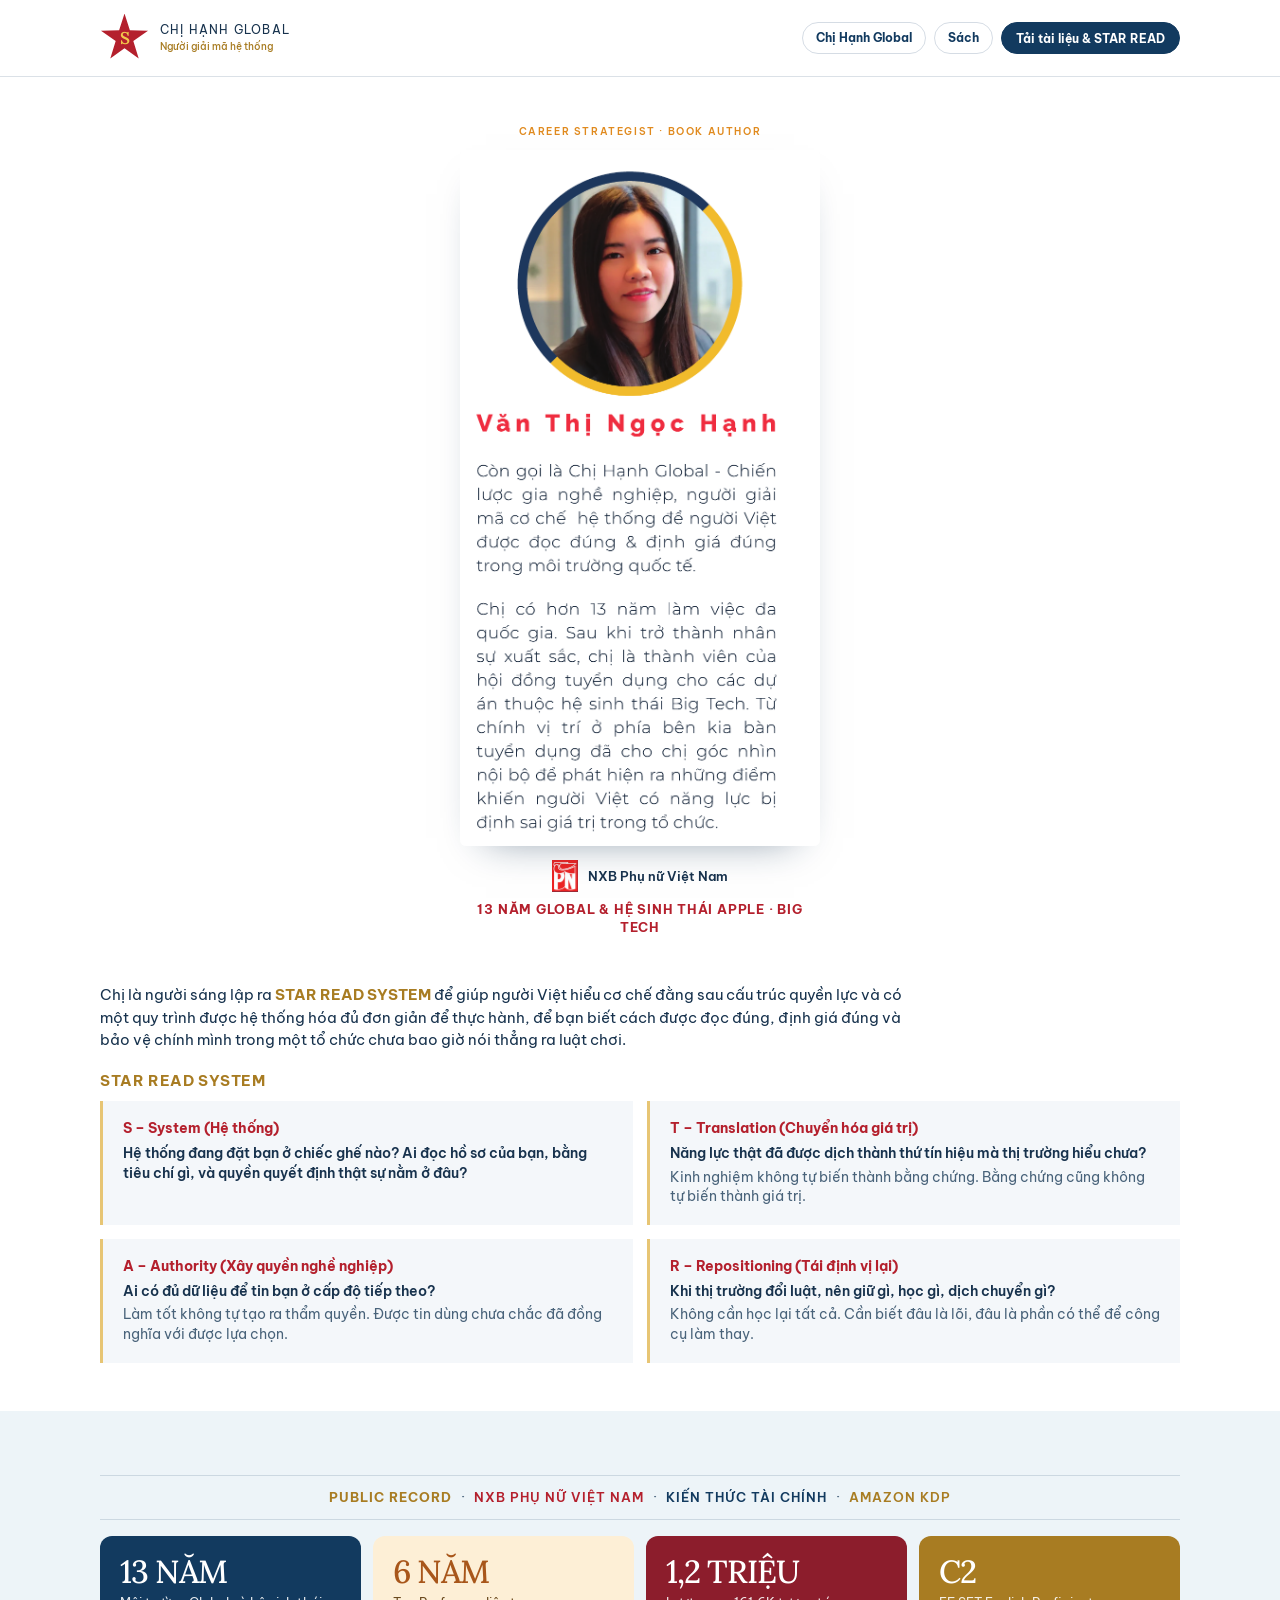
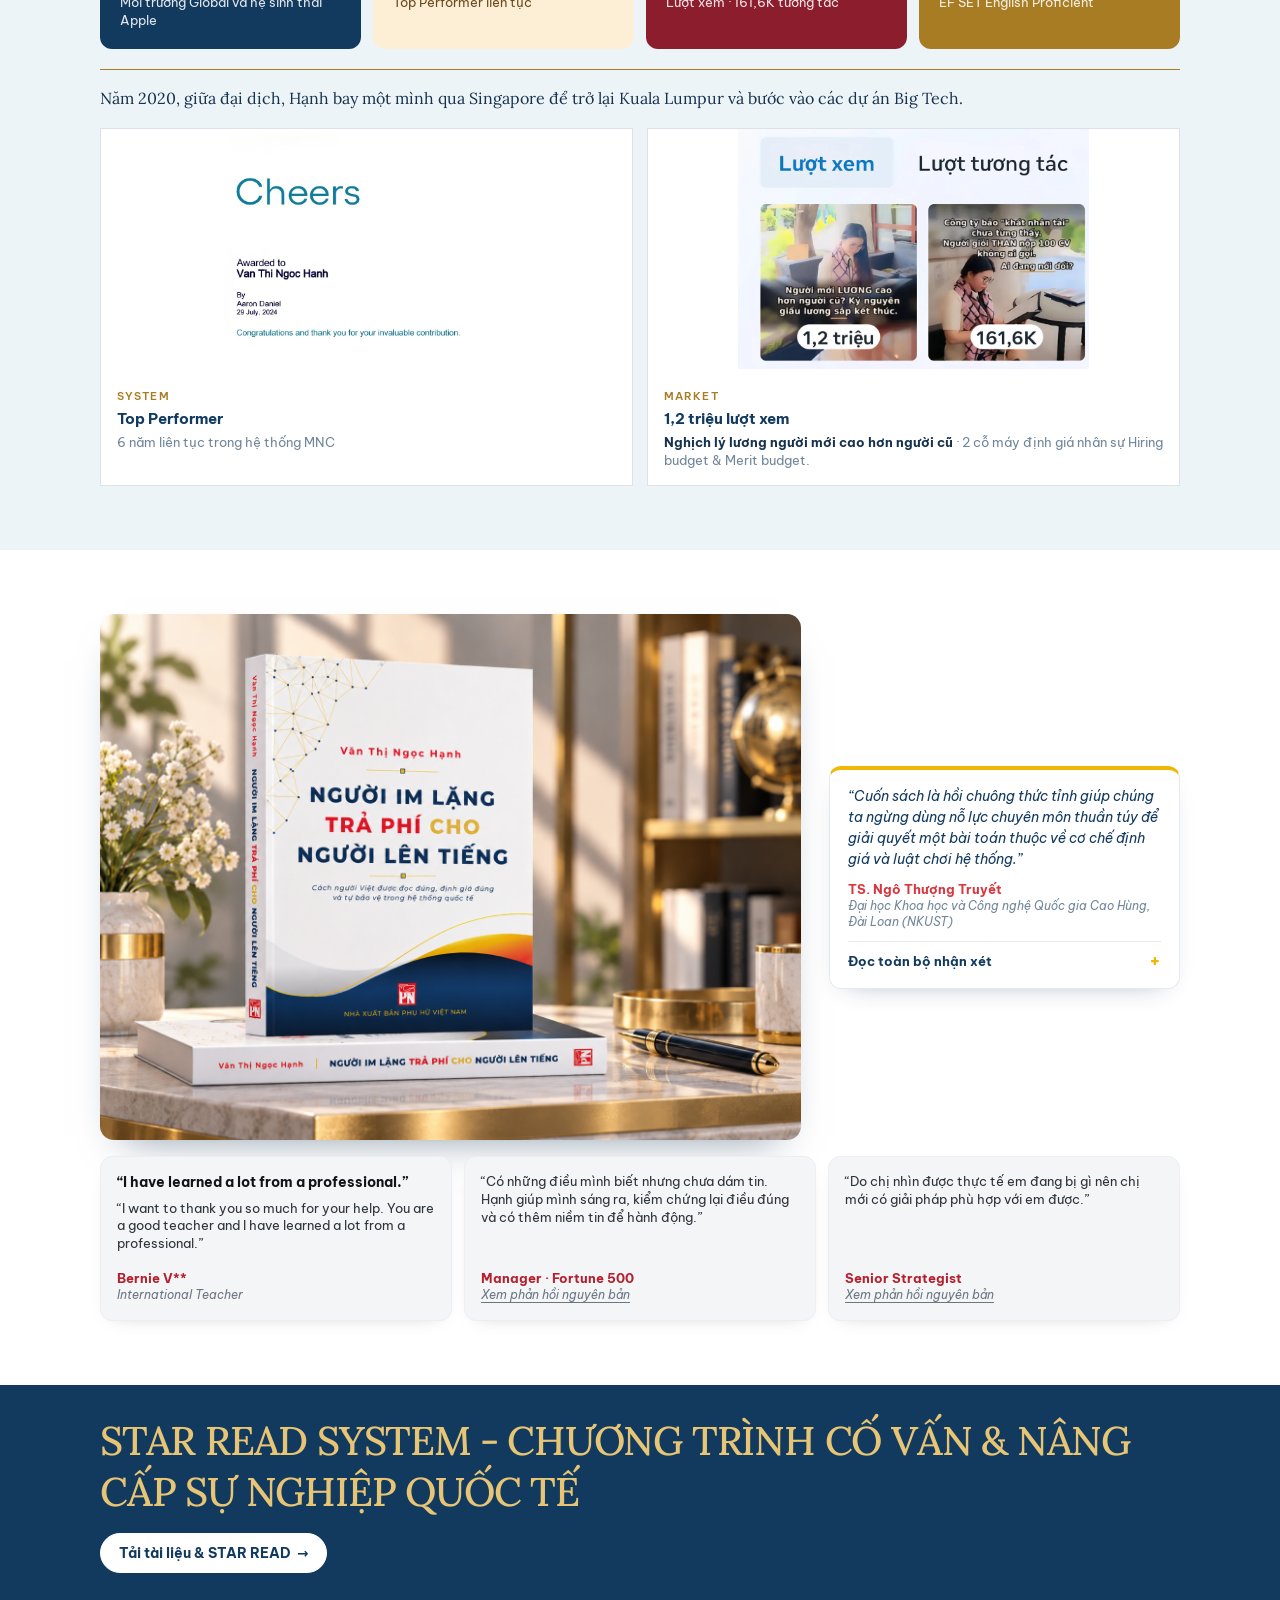
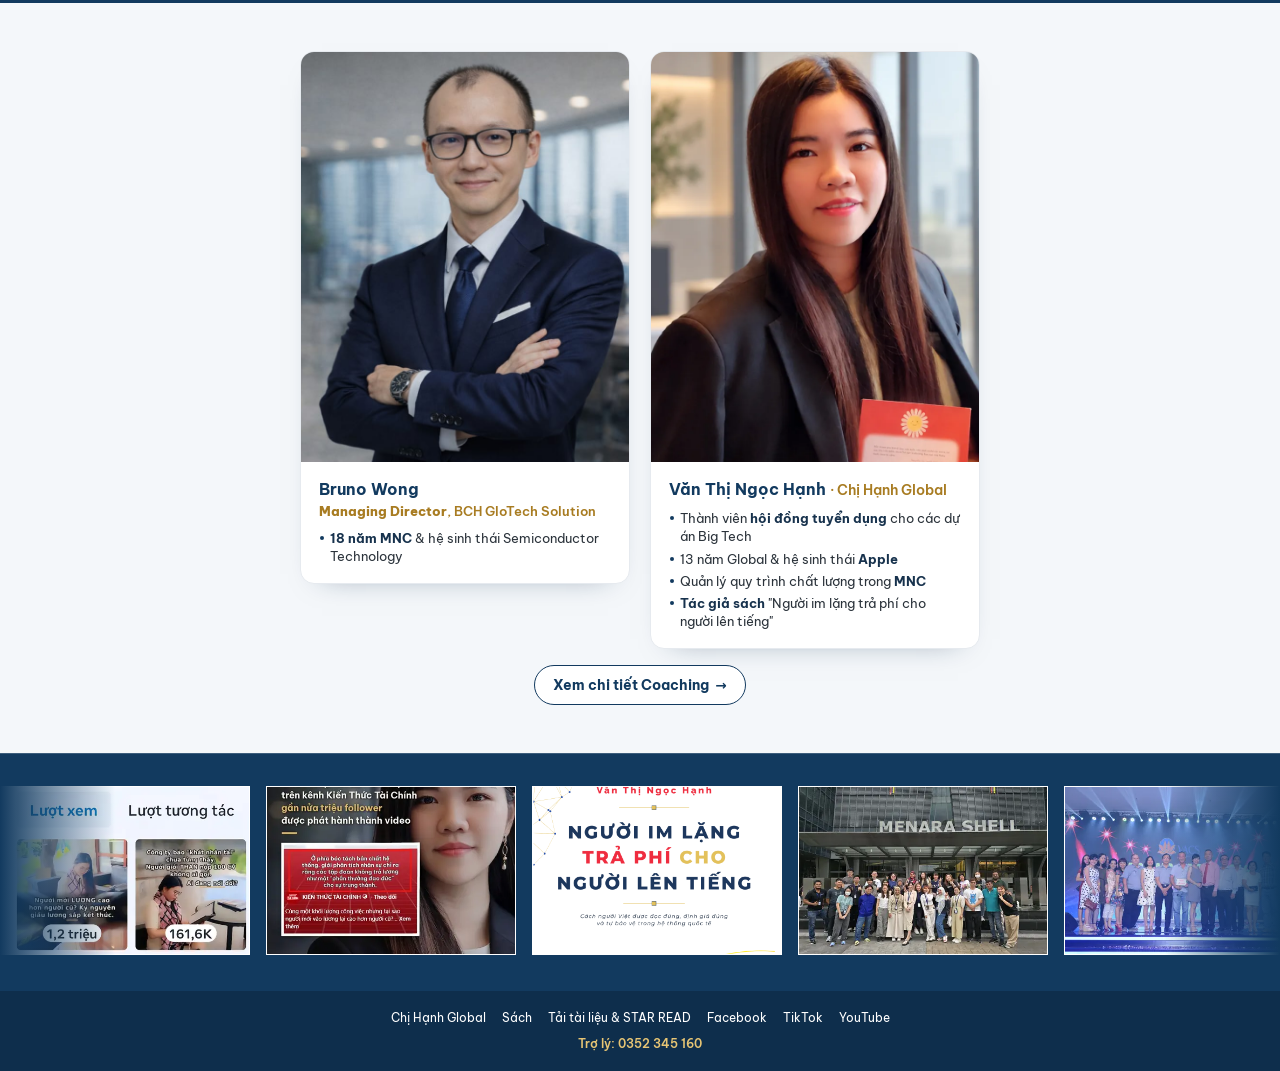
<file: index.html>
<!doctype html>
<html lang="vi">
  <head>
    <meta charset="utf-8" />
    <meta name="viewport" content="width=device-width,initial-scale=1,viewport-fit=cover" />
    <meta name="theme-color" content="#123A5F" />
    <title>Chị Hạnh Global · Career Strategist · Book Author</title>
    <meta name="description" content="Người giải mã cơ chế hệ thống để người Việt được đọc đúng và định giá đúng trong môi trường quốc tế." />
    <link rel="canonical" href="https://ngochanhvan.com/" />
    <link rel="icon" href="favicon.svg" type="image/svg+xml" />
    <link rel="icon" href="favicon.png" sizes="32x32" />
    <link rel="apple-touch-icon" href="apple-touch-icon.png" />
    <meta property="og:type" content="website" />
    <meta property="og:locale" content="vi_VN" />
    <meta property="og:site_name" content="Chị Hạnh Global" />
    <meta property="og:url" content="https://ngochanhvan.com/" />
    <meta property="og:title" content="Văn Thị Ngọc Hạnh · Chị Hạnh Global | Career Strategist" />
    <meta property="og:description" content="Người im lặng trả phí cho người lên tiếng. Cách người Việt được đọc đúng, định giá đúng và tự bảo vệ trong hệ thống quốc tế." />
    <meta property="og:image" content="https://ngochanhvan.com/og-image.jpg" />
    <meta property="og:image:width" content="1200" />
    <meta property="og:image:height" content="630" />
    <meta name="twitter:card" content="summary_large_image" />
    <link rel="preload" as="image" href="hinh1_tay_gap_ben_phai.png" fetchpriority="high" />
    <link rel="preconnect" href="https://fonts.googleapis.com" />
    <link rel="preconnect" href="https://fonts.gstatic.com" crossorigin />
    <link href="https://fonts.googleapis.com/css2?family=Be+Vietnam+Pro:ital,wght@0,300;0,400;0,500;0,600;0,700;1,400&family=Lora:ital,wght@0,400;0,500;1,400&display=swap" rel="stylesheet" />
    <style>
      :root {
        --navy: #123a5f;
        --deep: #0e2e4c;
        --blue: #edf4f8;
        --wash: #f4f7fa;
        --ink: #17324d;
        --body: #49637a;
        --muted: #71869a;
        --gold: #a87c22;
        --gold2: #e7c574;
        --red: #b4202d;
        --yellow: #f2c94c;
        --line: rgba(18, 58, 95, 0.15);
        --serif: "Lora", Georgia, serif;
        --sans: "Be Vietnam Pro", system-ui, sans-serif;
      }
      * { box-sizing: border-box; }
      html { scroll-behavior: smooth; -webkit-text-size-adjust: 100%; }
      body {
        margin: 0;
        background: #fff;
        color: var(--ink);
        font: 400 14px/1.45 var(--sans);
        -webkit-font-smoothing: antialiased;
        overflow-x: hidden;
      }
      img { display: block; max-width: 100%; }
      a { color: inherit; }
      :focus-visible { outline: 2px solid var(--gold); outline-offset: 3px; }
      .shell { width: min(calc(100% - 32px), 1080px); margin: auto; }
      .section { padding: 36px 0; }
      .eyebrow {
        margin: 0 0 10px;
        color: #e08a1e;
        font-size: 10px;
        font-weight: 600;
        letter-spacing: 0.16em;
        text-transform: uppercase;
      }
      .gold { color: var(--gold); font-weight: 700; }

      /* nút */
      .btn {
        display: inline-flex;
        align-items: center;
        justify-content: center;
        min-height: 40px;
        padding: 8px 18px;
        border-radius: 999px;
        background: var(--navy);
        border: 1px solid var(--navy);
        color: #fff;
        text-decoration: none;
        font-size: 13.5px;
        font-weight: 700;
        line-height: 1.25;
        text-align: center;
        transition: 0.2s;
      }
      .btn:hover { background: #fff; color: var(--navy); }
      .btn.ghost { background: #fff; color: var(--navy); }
      .btn.ghost:hover { background: var(--navy); color: #fff; }
      .navbtn {
        display: inline-flex;
        align-items: center;
        justify-content: center;
        min-height: 32px;
        padding: 0 13px;
        border: 1.5px solid #d5dce4;
        background: #fff;
        color: var(--navy);
        text-decoration: none;
        border-radius: 999px;
        font-size: 12px;
        font-weight: 700;
        white-space: nowrap;
      }
      .navbtn:hover { border-color: var(--navy); }

      /* đầu trang */
      .header {
        position: sticky;
        top: 0;
        z-index: 60;
        background: rgba(255, 255, 255, 0.97);
        backdrop-filter: blur(12px);
        border-bottom: 1px solid var(--line);
      }
      .head { min-height: 64px; display: flex; align-items: center; justify-content: space-between; gap: 12px; }
      .logo { display: flex; align-items: center; gap: 11px; text-decoration: none; }
      .star {
        position: relative;
        flex: 0 0 44px;
        width: 44px;
        height: 44px;
        background: var(--red);
        clip-path: polygon(50% 0, 61% 34%, 98% 35%, 68% 56%, 79% 92%, 50% 71%, 21% 92%, 32% 56%, 2% 35%, 39% 34%);
        filter: drop-shadow(0 4px 7px rgba(180, 32, 45, 0.15));
      }
      .star:after {
        content: "S";
        position: absolute;
        inset: 0;
        display: grid;
        place-items: center;
        color: var(--yellow);
        font: 600 17px/1 var(--serif);
      }
      .brand strong { display: block; font-size: 11px; font-weight: 400; line-height: 1.2; letter-spacing: 0.1em; }
      .brand small { display: block; margin-top: 4px; color: var(--gold); font-size: 9px; line-height: 1.2; font-weight: 500; }
      .desktop { display: none; align-items: center; gap: 8px; }
      .desktop .btn { min-height: 32px; padding: 0 14px; font-size: 12px; white-space: nowrap; border-width: 1.5px; }
      .mobile {
        display: flex;
        justify-content: flex-start;
        gap: 6px;
        padding: 8px 16px 9px;
        border-top: 1px solid var(--line);
        overflow-x: auto;
        scrollbar-width: none;
      }
      .mobile::-webkit-scrollbar { display: none; }
      .mobile .navbtn { padding: 0 9px; font-size: 11.5px; }
      .mobile .navbtn:last-child { background: var(--navy); border-color: var(--navy); color: #fff; }

      /* hero: chỉ còn chân dung, canh giữa */
      .hero { padding: 22px 0 0; }
      .hero-grid { display: grid; justify-items: center; }
      .hero .eyebrow { text-align: center; }
      .pub {
        display: flex;
        align-items: center;
        justify-content: center;
        gap: 10px;
        margin: 14px 0 0;
      }
      .pnlogo { flex: none; width: 26px; height: 32px; background: url("hinh2_mat_truoc_sach.png") no-repeat -203.2px -553.8px / 443.2px auto; }
      .pub span { font-size: 12.5px; font-weight: 600; color: var(--ink); }
      .portrait { margin: 0 auto; width: 100%; max-width: 340px; background: #fff; }
      .flap { position: relative; aspect-ratio: 760 / 1470; overflow: hidden; border-radius: 6px; box-shadow: 0 18px 40px -26px rgba(14, 46, 76, 0.55); }
      .flap img { position: absolute; width: 115.53%; max-width: none; height: auto; left: -9.21%; top: -19.05%; }
      .portrait figcaption {
        padding: 8px 4px 0;
        background: #fff;
        color: var(--red);
        font-size: 13px;
        font-weight: 700;
        line-height: 1.4;
        text-align: center;
        text-transform: uppercase;
        letter-spacing: 0.06em;
      }

      /* STAR READ SYSTEM */
      .star-read { padding: 30px 0 32px; }
      .founder { margin: 0 0 18px; max-width: 820px; color: var(--ink); font-size: 14px; line-height: 1.5; }
      .founder b { color: var(--gold); font-weight: 700; }
      .srs-title { margin: 0 0 10px; color: var(--gold); font-size: 15px; font-weight: 700; letter-spacing: 0.04em; }
      .srs { display: grid; gap: 10px; }
      .srs article { padding: 14px 16px; background: var(--wash); border-left: 3px solid var(--gold2); }
      .srs h3 { margin: 0 0 6px; color: var(--red); font-size: 14px; font-weight: 700; line-height: 1.35; }
      .srs .q { margin: 0 0 4px; color: var(--ink); font-size: 13.5px; font-weight: 600; line-height: 1.45; }
      .srs p { margin: 0; color: var(--body); font-size: 13.5px; line-height: 1.45; }

      /* thành tích */
      .achieve { background: var(--blue); }
      .press {
        margin: 0 0 16px;
        padding: 12px 0;
        border-top: 1px solid var(--line);
        border-bottom: 1px solid var(--line);
        text-align: center;
        color: #526b82;
        font-size: 13px;
        font-weight: 600;
        line-height: 1.5;
        letter-spacing: 0.08em;
        text-transform: uppercase;
      }
      .press b { color: var(--gold); }
      /* điện thoại: ép 1 dòng, cỡ chữ tự co theo bề ngang màn hình */
      @media (max-width: 799px) {
        .press {
          white-space: nowrap;
          overflow: hidden;
          letter-spacing: 0.03em;
          font-size: clamp(7px, calc((100vw - 32px) / 42), 13px);
        }
      }
      .press .p-red { color: var(--red); }
      .press .p-navy { color: var(--navy); }
      .press .p-gold { color: #a87c22; }
      .metrics { display: grid; grid-template-columns: 1fr 1fr; gap: 8px; }
      .metric { padding: 14px; border-radius: 12px; color: #fff; }
      .metric:nth-child(1) { background: #123a5f; }
      .metric:nth-child(2) { background: #fdefd6; }
      .metric:nth-child(2) b { color: #a8561a; }
      .metric:nth-child(2) span { color: #6b4a1f; }
      .metric:nth-child(3) { background: #8c1d2c; }
      .metric:nth-child(4) { background: #a87c22; }
      .metric b { display: block; color: #fff; font: 500 1.5rem/1 var(--serif); letter-spacing: -0.03em; }
      .metric span { display: block; margin-top: 6px; color: rgba(255, 255, 255, 0.88); font-size: 12.5px; line-height: 1.4; }
      .memory { margin: 20px 0 0; padding-top: 16px; border-top: 1px solid var(--gold); font: 400 1rem/1.5 var(--serif); }
      .proofs { display: grid; gap: 10px; margin-top: 18px; }
      .proof { display: grid; grid-template-columns: 38% 1fr; min-height: 120px; border: 1px solid var(--line); background: #fff; }
      .proof img { width: 100%; height: 100%; object-fit: cover; }
      .proof-copy { padding: 12px 14px; }
      .proof-copy small { color: var(--gold); font-size: 11px; font-weight: 600; letter-spacing: 0.1em; text-transform: uppercase; }
      .proof-copy b { display: block; margin-top: 4px; color: var(--navy); font-size: 15px; font-weight: 700; line-height: 1.3; }
      .proof-copy p { margin: 5px 0 0; color: var(--muted); font-size: 12.5px; line-height: 1.42; }
      .proof-copy .hl { color: var(--ink); font-weight: 700; }

      /* sách */
      .book { background: #fff; }
      .book-grid { display: grid; gap: 14px; align-items: center; }
      .mockup { margin: 0; border-radius: 14px; overflow: hidden; box-shadow: 0 20px 40px -24px rgba(14, 46, 76, 0.55); }
      .mockup img { width: 100%; height: auto; }
      .review-box {
        padding: 16px 18px;
        border-radius: 12px;
        background: #fff;
        border: 1px solid #e6eaef;
        border-top: 4px solid #f2b705;
        box-shadow: 0 10px 26px -18px rgba(14, 46, 76, 0.45);
      }
      .review-box .excerpt { margin: 0; color: var(--navy); font-size: 14px; font-style: italic; line-height: 1.5; }
      .attr { margin: 10px 0 0; }
      .attr strong { display: block; color: #d9373f; font-size: 13px; line-height: 1.4; font-weight: 700; }
      .attr span { display: block; color: var(--muted); font-size: 11.5px; line-height: 1.4; font-style: italic; }
      details { margin-top: 10px; border-top: 1px solid #e6eaef; }
      summary { padding: 10px 0 2px; cursor: pointer; list-style: none; color: var(--navy); font-size: 12.5px; font-weight: 700; }
      summary::-webkit-details-marker { display: none; }
      summary:after { content: "+"; float: right; color: #f2b705; font-size: 18px; line-height: 1; }
      details[open] summary:after { content: "−"; }
      .review { padding: 6px 0 0; color: var(--body); font-size: 12.5px; line-height: 1.5; }
      .review p { margin: 0 0 8px; }
      .tgrid { display: grid; gap: 12px; margin-top: 16px; }
      .tc { margin: 0; background: #f4f5f7; border: 1px solid #eceef1; border-radius: 12px; padding: 16px; display: flex; flex-direction: column; gap: 8px; box-shadow: 0 6px 18px -14px rgba(17, 20, 24, 0.35); }
      .tc p { margin: 0; font-size: 12.5px; line-height: 1.42; color: #2b333b; }
      .tc figcaption { margin-top: auto; padding-top: 8px; font-size: 11.5px; color: #6a7682; font-style: italic; }
      .tc figcaption b { display: block; font-size: 12.5px; font-style: normal; font-weight: 700; color: var(--red); }
      .tc figcaption a { color: #6a7682; text-underline-offset: 3px; }
      .tc .q { font-size: 13.5px; line-height: 1.35; font-weight: 700; color: #111418; }

      /* chương trình */
      .offer { background: var(--navy); color: #fff; }
      .offer.section { padding: 30px 0; }
      .offer-cta { margin-top: 16px; }
      .offer-kicker { margin: 0; color: var(--gold2); font: 500 clamp(1.3rem, 5.6vw, 2.5rem) / 1.28 var(--serif); letter-spacing: -0.03em; }
      .offer .btn { background: #fff; color: var(--navy); border-color: #fff; }
      .offer .btn:hover { background: var(--gold2); border-color: var(--gold2); }

      /* người tham vấn */
      .adv-sec { padding: 28px 0 30px; background: #f4f7fa; }
      .adv { display: grid; grid-template-columns: 1fr 1fr; gap: 10px; align-items: start; }
      .pcard { background: #fff; border: 1px solid #e6eaef; border-radius: 14px; overflow: hidden; box-shadow: 0 12px 28px -22px rgba(14, 46, 76, 0.5); }
      .pcard img { width: 100%; aspect-ratio: 4 / 5; height: auto; object-fit: cover; object-position: 50% 20%; background: #e9eef3; }
      .pcard img.ph-bruno { object-position: 53% 30%; }
      .ph-wrap { position: relative; aspect-ratio: 4 / 5; overflow: hidden; background: #e9eef3; }
      .pcard .ph-wrap img { position: absolute; width: 125%; max-width: none; aspect-ratio: auto; height: auto; left: -12.5%; top: -26%; }
      .pcard .nm + ul { margin-top: 8px; }
      .pcard .nm .sub { font-weight: 600; color: var(--gold); font-size: 0.86em; white-space: nowrap; }
      .pcard .pc { padding: 12px 12px 14px; }
      .pcard .nm { display: block; font-size: 14px; font-weight: 700; color: var(--navy); }
      .pcard .r { margin: 2px 0 8px; font-size: 12px; font-weight: 600; color: var(--gold); line-height: 1.35; }
      .pcard .r b { font-weight: 800; }
      .pcard ul { list-style: none; margin: 0; padding: 0; display: grid; gap: 4px; }
      .pcard li { position: relative; padding-left: 11px; font-size: 12px; line-height: 1.4; color: #2b333b; }
      .pcard li::before { content: ""; position: absolute; left: 1px; top: 0.55em; width: 4px; height: 4px; border-radius: 50%; background: var(--navy); }
      .pcard li b { font-weight: 700; color: var(--ink); }
      .adv-cta { display: flex; justify-content: center; margin-top: 16px; }

      /* dải ảnh chạy */
      .ribbon { position: relative; overflow: hidden; padding: 18px 0 20px; background: var(--navy); border-top: 1px solid rgba(255, 255, 255, 0.18); }
      .ribbon:after {
        content: "";
        position: absolute;
        inset: 0;
        pointer-events: none;
        background: linear-gradient(90deg, var(--navy) 0%, rgba(18, 58, 95, 0) 9%, rgba(18, 58, 95, 0) 91%, var(--navy) 100%);
      }
      .track { display: flex; gap: 10px; width: max-content; animation: slide 36s linear infinite; }
      .track figure { margin: 0; flex: 0 0 auto; width: 146px; overflow: hidden; border: 1px solid rgba(255, 255, 255, 0.22); background: #fff; }
      .track img { width: 100%; height: 97px; object-fit: cover; object-position: 50% 30%; }
      .track img.cover-strip { object-position: 50% 44%; }
      @keyframes slide { from { transform: translate3d(0, 0, 0); } to { transform: translate3d(-50%, 0, 0); } }

      /* chân trang: khung gọn, ôm sát chữ */
      footer {
        padding: 14px 0 calc(14px + env(safe-area-inset-bottom));
        background: var(--deep);
        color: var(--gold2);
        font-size: 12px;
        line-height: 1.5;
      }
      .links { display: flex; flex-wrap: wrap; justify-content: center; gap: 6px 16px; margin-bottom: 8px; }
      .links a { text-decoration: none; color: #fff; }
      .foot-line { color: var(--gold2); font-weight: 600; text-align: center; }

      .reveal { opacity: 0; transform: translateY(8px); transition: opacity 0.6s, transform 0.6s; }
      .reveal.in { opacity: 1; transform: none; }
      @media (prefers-reduced-motion: reduce) {
        html { scroll-behavior: auto; }
        .reveal { opacity: 1; transform: none; transition: none; }
        .track { animation: none; }
      }

      @media (min-width: 800px) {
        .shell { width: min(calc(100% - 72px), 1080px); }
        .section { padding: 64px 0; }
        .head { min-height: 76px; }
        .mobile { display: none; }
        .desktop { display: flex; }
        .star { width: 49px; height: 49px; flex-basis: 49px; }
        .brand strong { font-size: 12px; }
        .brand small { font-size: 10px; }
        .hero { padding: 48px 0 0; }
        .portrait { max-width: 360px; }
        .star-read { padding: 48px 0; }
        .founder { font-size: 15px; }
        .srs { grid-template-columns: 1fr 1fr; gap: 14px; }
        .srs article { padding: 18px 20px; }
        .metrics { grid-template-columns: repeat(4, 1fr); gap: 12px; }
        .metric { padding: 20px; }
        .metric b { font-size: 2rem; }
        .proofs { grid-template-columns: repeat(2, 1fr); gap: 14px; }
        .proof { display: block; }
        .proof img { height: 240px; object-fit: contain; background: #fff; }
        .proof-copy { padding: 16px; }
        .book-grid { grid-template-columns: 2fr 1fr; gap: 28px; }
        .tgrid { grid-template-columns: repeat(3, 1fr); }
        .adv-sec { padding: 48px 0; }
        .adv { gap: 20px; max-width: 680px; margin: 0 auto; }
        .pcard .pc { padding: 16px 18px 18px; }
        .pcard .nm { font-size: 16px; }
        .pcard .r, .pcard li { font-size: 13px; }
        .ribbon { padding: 32px 0 36px; }
        .track { gap: 16px; }
        .track figure { width: 250px; }
        .track img { height: 167px; }
        footer { padding: 18px 0; }
      }
    </style>
  </head>

  <body>
    <header class="header">
      <div class="shell head">
        <a class="logo" href="#top"
          ><span class="star" aria-hidden="true"></span
          ><span class="brand"><strong>CHỊ HẠNH GLOBAL</strong><small>Người giải mã hệ thống</small></span></a
        >
        <nav class="desktop">
          <a class="navbtn" href="khoa-hoc.html">Chị Hạnh Global</a
          ><a class="navbtn" href="khoa-hoc.html#sach">Sách</a
          ><a class="btn" href="khoa-hoc.html">Tải tài liệu &amp; STAR READ</a>
        </nav>
      </div>
      <nav class="mobile">
        <a class="navbtn" href="khoa-hoc.html">Chị Hạnh Global</a
        ><a class="navbtn" href="khoa-hoc.html#sach">Sách</a
        ><a class="navbtn" href="khoa-hoc.html">Tải tài liệu &amp; STAR READ</a>
      </nav>
    </header>

    <main id="top">
      <!-- 1. Chân dung -->
      <section class="hero">
        <div class="shell hero-grid">
          <p class="eyebrow reveal">Career Strategist · Book Author</p>
          <figure class="portrait reveal">
            <div class="flap"><img src="hinh1_tay_gap_ben_phai.png" alt="Tay gấp bìa trước sách: Văn Thị Ngọc Hạnh" width="878" height="2493" fetchpriority="high" decoding="async" /></div>
            <div class="pub">
              <span class="pnlogo" role="img" aria-label="Logo NXB Phụ nữ Việt Nam"></span>
              <span>NXB Phụ nữ Việt Nam</span>
            </div>
            <figcaption>13 NĂM GLOBAL &amp; hệ sinh thái Apple · BIG TECH</figcaption>
          </figure>
        </div>
      </section>

      <!-- 2. STAR READ SYSTEM -->
      <section class="star-read" id="star-read">
        <div class="shell">
          <p class="founder reveal">
            Chị là người sáng lập ra <b>STAR READ SYSTEM</b> để giúp người Việt hiểu cơ chế đằng sau cấu trúc quyền lực và có một quy trình được hệ thống hóa đủ đơn giản để thực hành, để bạn biết cách được đọc đúng, định giá đúng và bảo vệ chính mình trong một tổ chức chưa bao giờ nói thẳng ra luật chơi.
          </p>
          <h2 class="srs-title reveal">STAR READ SYSTEM</h2>
          <div class="srs reveal">
            <article>
              <h3>S – System (Hệ thống)</h3>
              <p class="q">Hệ thống đang đặt bạn ở chiếc ghế nào? Ai đọc hồ sơ của bạn, bằng tiêu chí gì, và quyền quyết định thật sự nằm ở đâu?</p>
            </article>
            <article>
              <h3>T – Translation (Chuyển hóa giá trị)</h3>
              <p class="q">Năng lực thật đã được dịch thành thứ tín hiệu mà thị trường hiểu chưa?</p>
              <p>Kinh nghiệm không tự biến thành bằng chứng. Bằng chứng cũng không tự biến thành giá trị.</p>
            </article>
            <article>
              <h3>A – Authority (Xây quyền nghề nghiệp)</h3>
              <p class="q">Ai có đủ dữ liệu để tin bạn ở cấp độ tiếp theo?</p>
              <p>Làm tốt không tự tạo ra thẩm quyền. Được tin dùng chưa chắc đã đồng nghĩa với được lựa chọn.</p>
            </article>
            <article>
              <h3>R – Repositioning (Tái định vị lại)</h3>
              <p class="q">Khi thị trường đổi luật, nên giữ gì, học gì, dịch chuyển gì?</p>
              <p>Không cần học lại tất cả. Cần biết đâu là lõi, đâu là phần có thể để công cụ làm thay.</p>
            </article>
          </div>
        </div>
      </section>

      <!-- 3. Thành tích trong MNC -->
      <section class="section achieve" id="background">
        <div class="shell">
          <p class="press reveal"><b>Public record</b> &nbsp;·&nbsp; <span class="p-red">NXB Phụ nữ Việt Nam</span> &nbsp;·&nbsp; <span class="p-navy">Kiến Thức Tài Chính</span> &nbsp;·&nbsp; <span class="p-gold">Amazon KDP</span></p>
          <div class="metrics reveal">
            <div class="metric"><b>13 NĂM</b><span>Môi trường Global và hệ sinh thái Apple</span></div>
            <div class="metric"><b>6 NĂM</b><span>Top Performer liên tục</span></div>
            <div class="metric"><b>1,2 TRIỆU</b><span>Lượt xem · 161,6K tương tác</span></div>
            <div class="metric"><b>C2</b><span>EF SET English Proficient</span></div>
          </div>
          <p class="memory reveal">Năm 2020, giữa đại dịch, Hạnh bay một mình qua Singapore để trở lại Kuala Lumpur và bước vào các dự án Big Tech.</p>
          <div class="proofs">
            <article class="proof reveal">
              <img src="cheers-award.webp" alt="Cheers Award trao cho Văn Thị Ngọc Hạnh" loading="lazy" />
              <div class="proof-copy"><small>System</small><b>Top Performer</b><p>6 năm liên tục trong hệ thống MNC</p></div>
            </article>
            <article class="proof reveal">
              <img src="1-2-trieu-luot-xem.webp" alt="Bài viết đạt 1,2 triệu lượt xem" loading="lazy" />
              <div class="proof-copy"><small>Market</small><b>1,2 triệu lượt xem</b><p><strong class="hl">Nghịch lý lương người mới cao hơn người cũ</strong> · 2 cỗ máy định giá nhân sự Hiring budget & Merit budget.</p></div>
            </article>
          </div>
        </div>
      </section>

      <!-- 4. Sách -->
      <section class="section book" id="book">
        <div class="shell">
          <div class="book-grid reveal">
            <figure class="mockup"><img src="sach%20Image%20Sep%2028,%202026,%2007_41_16%20PM.png" alt="Sách Người im lặng trả phí cho người lên tiếng" width="1448" height="1086" loading="lazy" /></figure>
            <div class="review-box">
              <p class="excerpt">“Cuốn sách là hồi chuông thức tỉnh giúp chúng ta ngừng dùng nỗ lực chuyên môn thuần túy để giải quyết một bài toán thuộc về cơ chế định giá và luật chơi hệ thống.”</p>
              <p class="attr"><strong>TS. Ngô Thượng Truyết</strong><span>Đại học Khoa học và Công nghệ Quốc gia Cao Hùng, Đài Loan (NKUST)</span></p>
              <details>
                <summary>Đọc toàn bộ nhận xét</summary>
                <div class="review">
                  <p>Cuốn sách này thực sự hữu ích, góc nhìn thực tế, chúc cho nó đến với nhiều bạn đọc. Tôi tìm thấy sự đồng cảm sâu sắc ở những phân đoạn tác giả bóc tách sự độc lập giữa hệ thống đánh giá hiệu suất và hệ thống đãi ngộ của doanh nghiệp. Hai bánh răng này tưởng như khăng khít nhưng vốn không tự động nối liền.</p>
                  <p>Việc nhân sự giỏi im lặng làm việc, nhận thêm trách nhiệm nhưng thu nhập và vị thế vẫn đứng yên là thực tế diễn ra ở bất kỳ công sở nào. Cuốn sách này là hồi chuông thức tỉnh giúp chúng ta ngừng dùng nỗ lực chuyên môn thuần túy để giải quyết một bài toán thuộc về cơ chế định giá và luật chơi hệ thống. Nó dành cho những người đi làm muốn thấu hiểu thực tế vận hành của hệ thống định giá và chế độ đãi ngộ để bảo vệ năng lực cũng như giành lại mức thu nhập xứng đáng của bản thân. Đồng thời cũng dành cho những nhà quản lý và chuyên gia nhân sự muốn nhìn rõ giá trị thực của những cống hiến thầm lặng nhằm giữ chân những người giỏi nhất trước khi họ âm thầm rời đi.</p>
                  <p>Và trên hết, cuốn sách này cũng không cố biến bạn thành một con người khác để thành công, mà đồng hành cùng bạn vẽ thêm phần đường còn thiếu cho tấm bản đồ chăm chỉ, ngoan ngoãn vốn đã dừng lại ở bìa rừng công sở. Nó không ru ngủ độc giả bằng những câu chuyện dễ chịu, mà trang bị dữ liệu thực tế để người giỏi tự định vị lại chiếc ghế và mức giá xứng đáng cho chính mình.</p>
                </div>
              </details>
            </div>
          </div>
          <div class="tgrid">
            <figure class="tc reveal">
              <div class="q">“I have learned a lot from a professional.”</div>
              <p>“I want to thank you so much for your help. You are a good teacher and I have learned a lot from a professional.”</p>
              <figcaption><b>Bernie V**</b>International Teacher</figcaption>
            </figure>
            <figure class="tc reveal">
              <p>“Có những điều mình biết nhưng chưa dám tin. Hạnh giúp mình sáng ra, kiểm chứng lại điều đúng và có thêm niềm tin để hành động.”</p>
              <figcaption><b>Manager · Fortune 500</b><a href="cam-nhan-manager.webp" target="_blank" rel="noreferrer">Xem phản hồi nguyên bản</a></figcaption>
            </figure>
            <figure class="tc reveal">
              <p>“Do chị nhìn được thực tế em đang bị gì nên chị mới có giải pháp phù hợp với em được.”</p>
              <figcaption><b>Senior Strategist</b><a href="cam-nhan-senior-strategist.webp" target="_blank" rel="noreferrer">Xem phản hồi nguyên bản</a></figcaption>
            </figure>
          </div>
        </div>
      </section>

      <!-- 5. Chương trình STAR READ SYSTEM -->
      <section class="section offer" id="apply">
        <div class="shell">
          <h2 class="offer-kicker reveal">STAR READ SYSTEM - CHƯƠNG TRÌNH CỐ VẤN &amp; NÂNG CẤP SỰ NGHIỆP QUỐC TẾ</h2>
          <a class="btn offer-cta reveal" href="khoa-hoc.html">Tải tài liệu &amp; STAR READ&nbsp; →</a>
        </div>
      </section>

      <!-- 6. Người tham vấn -->
      <section class="adv-sec">
        <div class="shell">
          <div class="adv">
            <article class="pcard reveal">
              <img class="ph-bruno" src="Bruno-20260502-WA0000.jpg" alt="Bruno Wong" width="600" height="750" loading="lazy" />
              <div class="pc">
                <b class="nm">Bruno Wong</b>
                <div class="r"><b>Managing Director</b>, BCH GloTech Solution</div>
                <ul><li><b>18 năm MNC</b> &amp; hệ sinh thái Semiconductor Technology</li></ul>
              </div>
            </article>
            <article class="pcard reveal">
              <div class="ph-wrap"><img class="ph-hanh" src="CHAN%20DUNG%20CUOI%20CUNG.webp" alt="Văn Thị Ngọc Hạnh" width="940" height="1670" loading="lazy" /></div>
              <div class="pc">
                <b class="nm">Văn Thị Ngọc Hạnh <span class="sub">· Chị Hạnh Global</span></b>
                <ul>
                  <li>Thành viên <b>hội đồng tuyển dụng</b> cho các dự án Big Tech</li>
                  <li>13 năm Global &amp; hệ sinh thái <b>Apple</b></li>
                  <li>Quản lý quy trình chất lượng trong <b>MNC</b></li>
                  <li><b>Tác giả sách</b> "Người im lặng trả phí cho người lên tiếng"</li>
                </ul>
              </div>
            </article>
          </div>
          <div class="adv-cta"><a class="btn ghost" href="khoa-hoc.html">Xem chi tiết Coaching&nbsp; →</a></div>
        </div>
      </section>
    </main>

    <div class="ribbon">
      <div class="track" id="track">
        <figure><img loading="lazy" decoding="async" src="dai-1-luot-xem.webp" alt="Bài viết 1,2 triệu lượt xem" /></figure>
        <figure><img loading="lazy" decoding="async" src="dai-2-kttc.webp" alt="Kiến Thức Tài Chính" /></figure>
        <figure><img class="cover-strip" loading="lazy" decoding="async" src="hinh2_mat_truoc_sach.png" alt="Bìa sách Người im lặng trả phí cho người lên tiếng" /></figure>
        <figure><img loading="lazy" decoding="async" src="dai-4-menara.webp" alt="Menara Shell Kuala Lumpur" /></figure>
        <figure><img loading="lazy" decoding="async" src="dai-5-vna.webp" alt="Vietnam Airlines" /></figure>
        <figure><img loading="lazy" decoding="async" src="dai-7-cheers.webp" alt="Cheers Award" /></figure>
      </div>
    </div>

    <footer>
      <div class="shell">
        <div class="links">
          <a href="khoa-hoc.html">Chị Hạnh Global</a><a href="khoa-hoc.html#sach">Sách</a
          ><a href="khoa-hoc.html">Tải tài liệu &amp; STAR READ</a
          ><a href="https://www.facebook.com/chiHanhGlobal94">Facebook</a
          ><a href="https://www.tiktok.com/@chihanh.global">TikTok</a
          ><a href="https://www.youtube.com/@ChiHanh_Global">YouTube</a>
        </div>
        <div class="foot-line">Trợ lý: 0352 345 160</div>
      </div>
    </footer>

    <script>
      const io = new IntersectionObserver(
        (es) => es.forEach((e) => { if (e.isIntersecting) { e.target.classList.add("in"); io.unobserve(e.target); } }),
        { threshold: 0.08 }
      );
      document.querySelectorAll(".reveal").forEach((e) => io.observe(e));
      // co chữ dòng Public record cho vừa đúng 1 dòng trên điện thoại
      const press = document.querySelector(".press");
      const fitPress = () => {
        if (!press) return;
        press.style.fontSize = "";
        if (innerWidth >= 800) return;
        let size = parseFloat(getComputedStyle(press).fontSize);
        while (press.scrollWidth > press.clientWidth && size > 7) {
          size -= 0.25;
          press.style.fontSize = size + "px";
        }
      };
      addEventListener("resize", fitPress);
      if (document.fonts && document.fonts.ready) document.fonts.ready.then(fitPress);
      fitPress();
      const track = document.getElementById("track");
      if (track && !matchMedia("(prefers-reduced-motion: reduce)").matches) {
        track.innerHTML += track.innerHTML;
      }
    </script>
  </body>
</html>
</file>
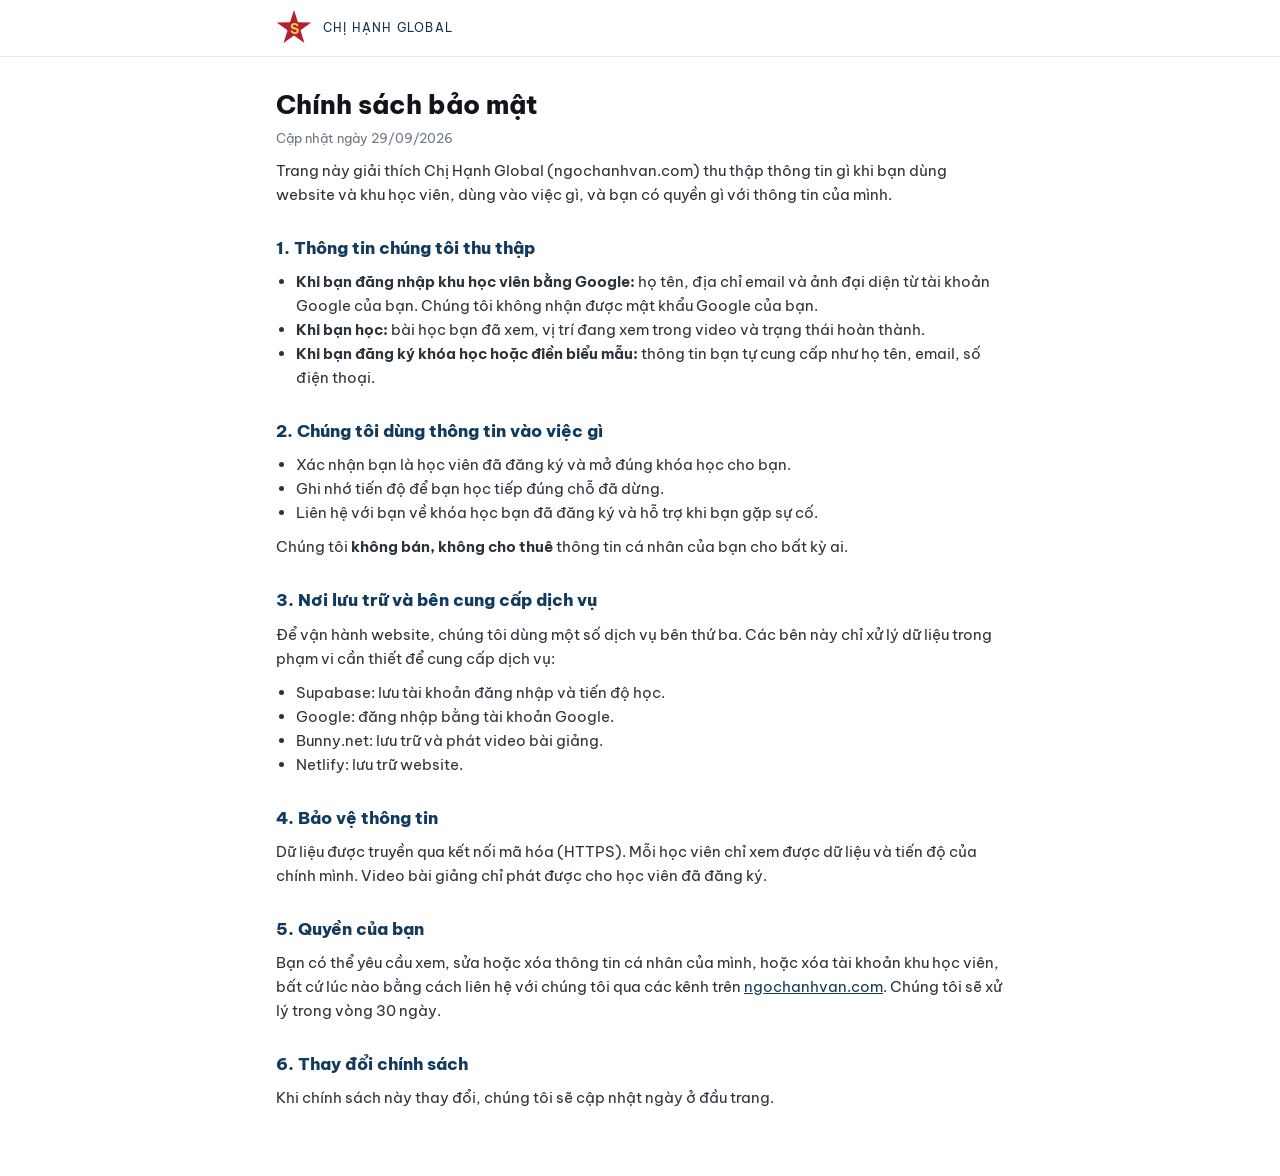
<file: chinh-sach-bao-mat.html>
<!doctype html>
<html lang="vi">
<head>
<meta charset="utf-8">
<meta name="viewport" content="width=device-width,initial-scale=1,viewport-fit=cover">
<title>Chính sách bảo mật | Chị Hạnh Global</title>
<meta name="description" content="Chính sách bảo mật thông tin của Chị Hạnh Global và khu học viên ngochanhvan.com.">
<link rel="canonical" href="https://ngochanhvan.com/chinh-sach-bao-mat.html">
<link rel="icon" href="favicon.svg" type="image/svg+xml">
<link rel="apple-touch-icon" href="apple-touch-icon.png">
<link rel="preconnect" href="https://fonts.googleapis.com">
<link rel="preconnect" href="https://fonts.gstatic.com" crossorigin>
<link rel="stylesheet" href="https://fonts.googleapis.com/css2?family=Be+Vietnam+Pro:wght@400;600;800&display=swap">
<style>
:root{--ink:#111418;--text:#2b333b;--muted:#6a7682;--navy:#123a5f;--red:#b4202d;--gold:#a87c22;--yellow:#f2c94c;--line:#e6eaef}
*{box-sizing:border-box}
body{margin:0;background:#fff;color:var(--text);font-family:"Be Vietnam Pro",system-ui,-apple-system,"Segoe UI",Roboto,sans-serif;font-size:15px;line-height:1.6;-webkit-font-smoothing:antialiased}
header{border-bottom:1px solid var(--line)}
.wrap{max-width:760px;margin:0 auto;padding-inline:16px}
.bar{display:flex;align-items:center;min-height:56px}
.brand{display:flex;align-items:center;gap:11px;text-decoration:none}
.logo{flex:none;width:36px;height:36px;background:var(--red);clip-path:polygon(50% 0,61% 34%,98% 35%,68% 56%,79% 92%,50% 71%,21% 92%,32% 56%,2% 35%,39% 34%);display:grid;place-items:center;color:var(--yellow);font-weight:700;font-size:14px;padding-top:3px}
.brand strong{display:block;font-size:12px;font-weight:400;letter-spacing:.1em;color:#17324d}
main{padding-block:32px 56px}
h1{margin:0;font-size:26px;font-weight:800;color:var(--ink);line-height:1.2}
.upd{margin-top:8px;font-size:13px;color:var(--muted)}
h2{margin:28px 0 8px;font-size:17px;font-weight:800;color:var(--navy)}
p,ul{margin:0 0 10px}
ul{padding-left:20px}
a{color:var(--navy)}
</style>
</head>
<body>
<header><div class="wrap bar"><a class="brand" href="https://ngochanhvan.com/"><span class="logo" aria-hidden="true">S</span><strong>CHỊ HẠNH GLOBAL</strong></a></div></header>
<main class="wrap">
<h1>Chính sách bảo mật</h1>
<p class="upd">Cập nhật ngày 29/09/2026</p>

<p>Trang này giải thích Chị Hạnh Global (ngochanhvan.com) thu thập thông tin gì khi bạn dùng website và khu học viên, dùng vào việc gì, và bạn có quyền gì với thông tin của mình.</p>

<h2>1. Thông tin chúng tôi thu thập</h2>
<ul>
<li><b>Khi bạn đăng nhập khu học viên bằng Google:</b> họ tên, địa chỉ email và ảnh đại diện từ tài khoản Google của bạn. Chúng tôi không nhận được mật khẩu Google của bạn.</li>
<li><b>Khi bạn học:</b> bài học bạn đã xem, vị trí đang xem trong video và trạng thái hoàn thành.</li>
<li><b>Khi bạn đăng ký khóa học hoặc điền biểu mẫu:</b> thông tin bạn tự cung cấp như họ tên, email, số điện thoại.</li>
</ul>

<h2>2. Chúng tôi dùng thông tin vào việc gì</h2>
<ul>
<li>Xác nhận bạn là học viên đã đăng ký và mở đúng khóa học cho bạn.</li>
<li>Ghi nhớ tiến độ để bạn học tiếp đúng chỗ đã dừng.</li>
<li>Liên hệ với bạn về khóa học bạn đã đăng ký và hỗ trợ khi bạn gặp sự cố.</li>
</ul>
<p>Chúng tôi <b>không bán, không cho thuê</b> thông tin cá nhân của bạn cho bất kỳ ai.</p>

<h2>3. Nơi lưu trữ và bên cung cấp dịch vụ</h2>
<p>Để vận hành website, chúng tôi dùng một số dịch vụ bên thứ ba. Các bên này chỉ xử lý dữ liệu trong phạm vi cần thiết để cung cấp dịch vụ:</p>
<ul>
<li>Supabase: lưu tài khoản đăng nhập và tiến độ học.</li>
<li>Google: đăng nhập bằng tài khoản Google.</li>
<li>Bunny.net: lưu trữ và phát video bài giảng.</li>
<li>Netlify: lưu trữ website.</li>
</ul>

<h2>4. Bảo vệ thông tin</h2>
<p>Dữ liệu được truyền qua kết nối mã hóa (HTTPS). Mỗi học viên chỉ xem được dữ liệu và tiến độ của chính mình. Video bài giảng chỉ phát được cho học viên đã đăng ký.</p>

<h2>5. Quyền của bạn</h2>
<p>Bạn có thể yêu cầu xem, sửa hoặc xóa thông tin cá nhân của mình, hoặc xóa tài khoản khu học viên, bất cứ lúc nào bằng cách liên hệ với chúng tôi qua các kênh trên <a href="https://ngochanhvan.com/">ngochanhvan.com</a>. Chúng tôi sẽ xử lý trong vòng 30 ngày.</p>

<h2>6. Thay đổi chính sách</h2>
<p>Khi chính sách này thay đổi, chúng tôi sẽ cập nhật ngày ở đầu trang.</p>
</main>
</body>
</html>
</file>
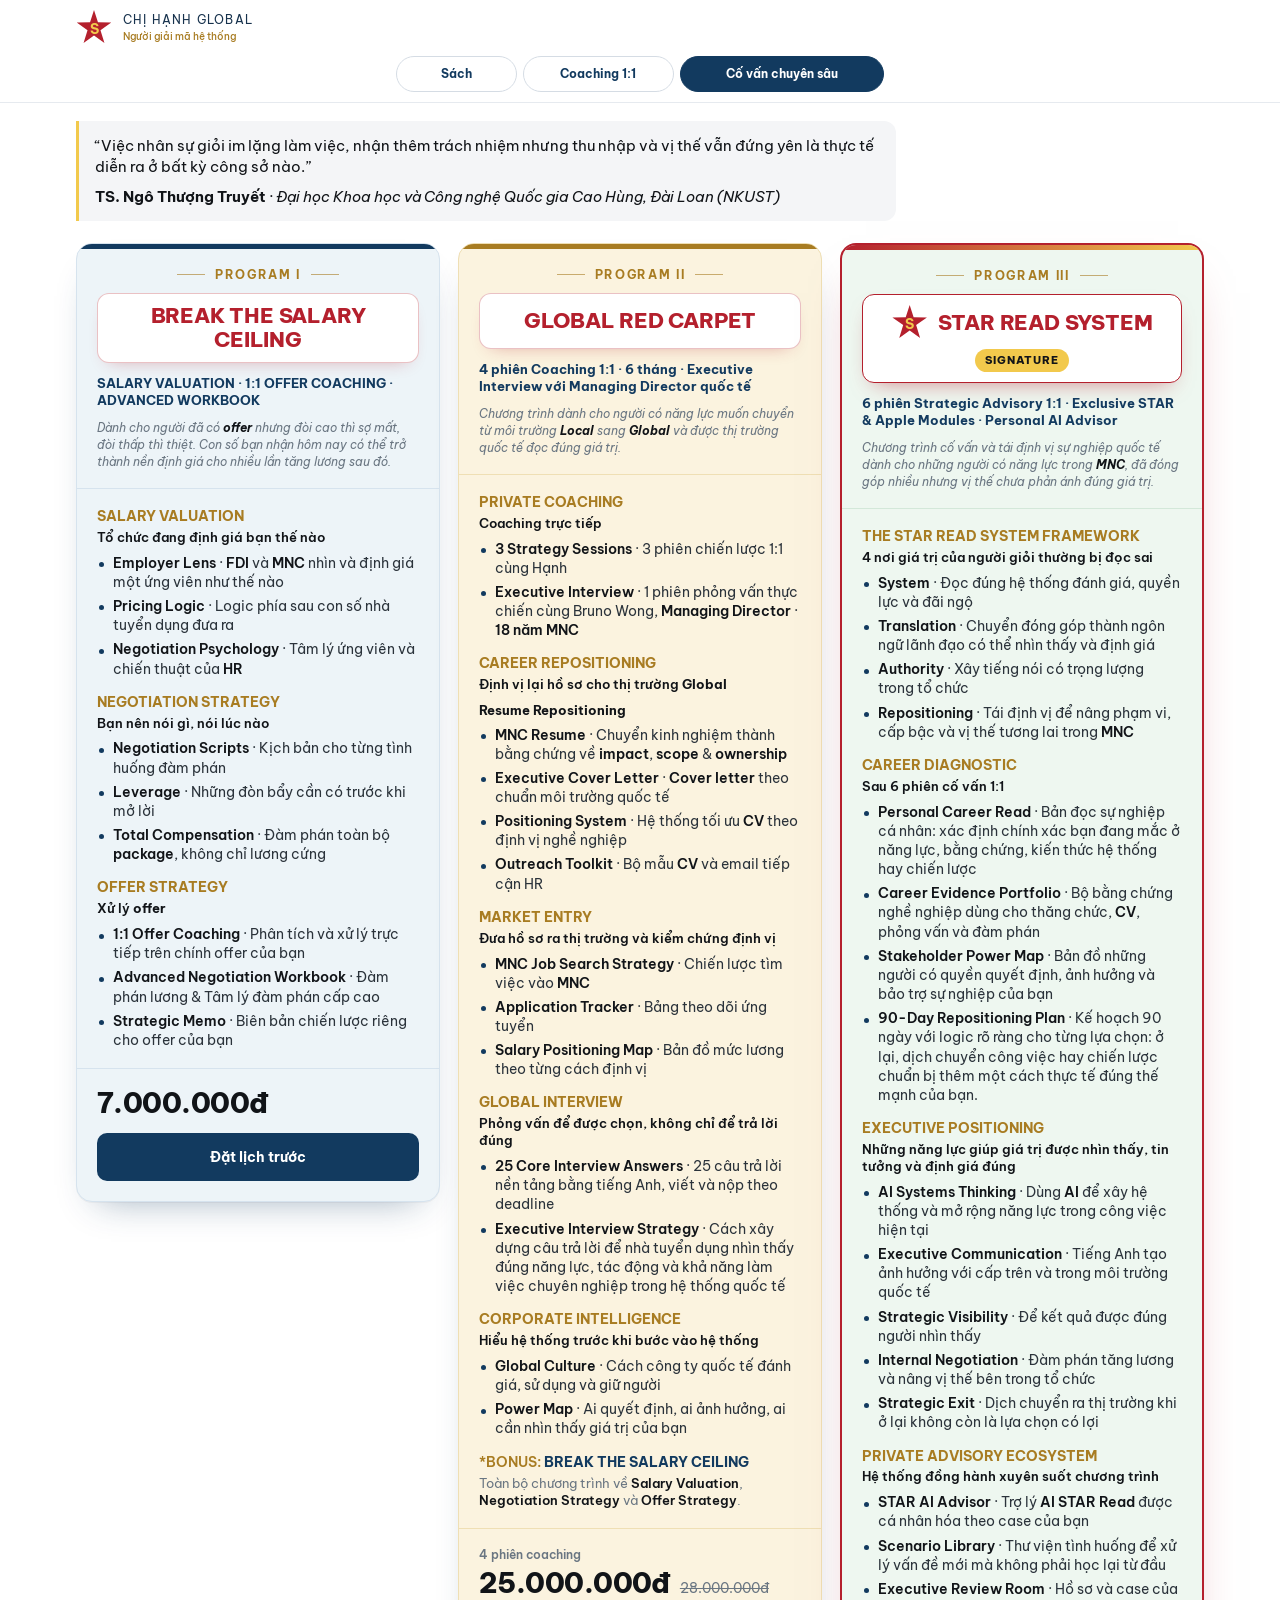
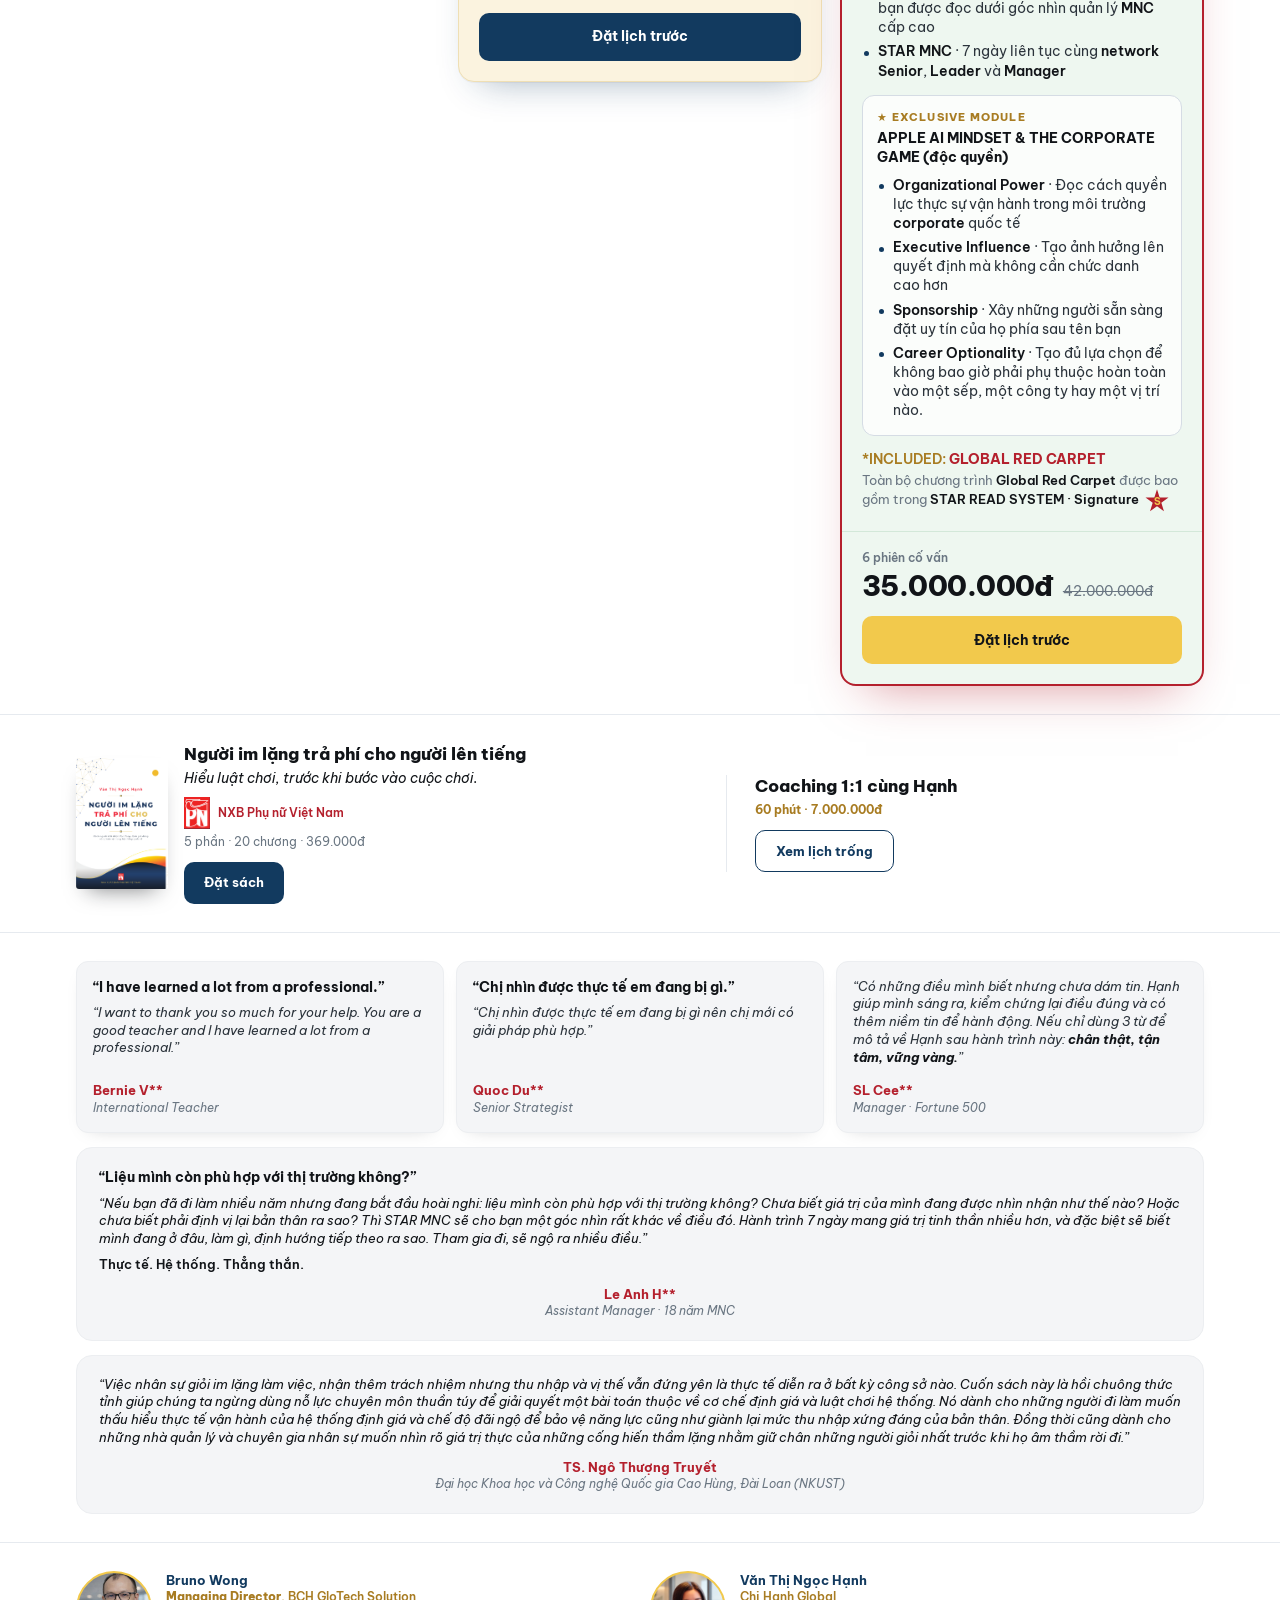
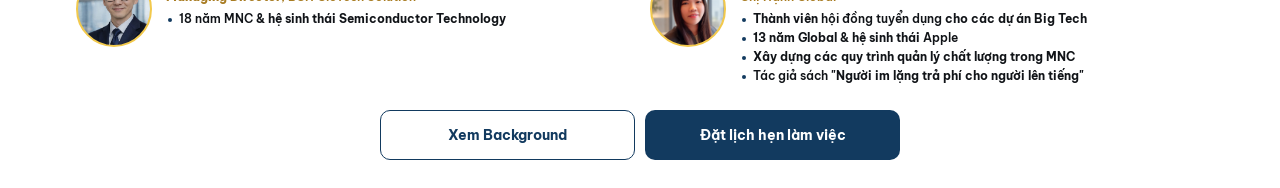
<file: khoa-hoc.html>
<!doctype html>
<html lang="vi">
<head>
<meta charset="utf-8">
<meta name="viewport" content="width=device-width,initial-scale=1,viewport-fit=cover">
<title>Chương trình Chị Hạnh Global</title>
<meta name="description" content="Break the Salary Ceiling, Global Red Carpet, STAR Read System.">
<meta name="theme-color" content="#123A5F">
<link rel="canonical" href="https://ngochanhvan.com/khoa-hoc.html">
<meta property="og:type" content="website">
<meta property="og:site_name" content="Chị Hạnh Global">
<meta property="og:locale" content="vi_VN">
<meta property="og:title" content="Chương trình Chị Hạnh Global">
<meta property="og:description" content="Break the Salary Ceiling, Global Red Carpet, STAR Read System.">
<meta property="og:url" content="https://ngochanhvan.com/khoa-hoc.html">
<meta property="og:image" content="https://ngochanhvan.com/og-image.jpg">
<meta name="twitter:card" content="summary_large_image">
<link rel="icon" href="favicon.svg" type="image/svg+xml">
<link rel="apple-touch-icon" href="apple-touch-icon.png">
<script>document.documentElement.classList.add("js")</script>

<link rel="preconnect" href="https://fonts.googleapis.com">
<link rel="preconnect" href="https://fonts.gstatic.com" crossorigin>
<link rel="stylesheet" href="https://fonts.googleapis.com/css2?family=Be+Vietnam+Pro:ital,wght@0,400;0,500;0,600;0,700;0,800;1,400&display=swap">
<style>
:root{
  --bg:#ffffff;--soft:#f7f9fb;--ink:#111418;--text:#2b333b;--muted:#6a7682;
  --navy:#123a5f;--red:#b4202d;--gold:#a87c22;--yellow:#f2c94c;
  --line:#e6eaef;--line2:#d5dce4;
  --f:"Be Vietnam Pro",system-ui,-apple-system,"Segoe UI",Roboto,sans-serif;
  color-scheme:light;
}
*{box-sizing:border-box}
html{scroll-behavior:smooth;-webkit-text-size-adjust:100%}
/* chặn trang bị kéo ngang trên điện thoại (nguyên nhân làm thanh nút "bay") */
html,body{max-width:100%;overflow-x:hidden}
@supports (overflow:clip){html,body{overflow-x:clip}}
body{margin:0;background:var(--bg);color:var(--text);font-family:var(--f);font-size:14px;line-height:1.42;-webkit-font-smoothing:antialiased}
img{max-width:100%}
h1,h2,h3,p,ul,figure{margin:0}
a{color:inherit}
.wrap{max-width:1160px;margin:0 auto;padding-inline:16px}
.gold{color:var(--gold)}

.btn{display:flex;align-items:center;justify-content:center;min-height:48px;padding:0 20px;border-radius:10px;background:var(--navy);color:#fff;text-decoration:none;font-weight:700;font-size:14px;text-align:center;line-height:1.25;transition:transform .15s,box-shadow .15s;cursor:pointer}
.btn:hover{transform:translateY(-2px);box-shadow:0 10px 22px -12px rgba(18,58,95,.7)}
.btn.y{background:var(--yellow);color:var(--ink)}
.btn.o{background:#fff;color:var(--navy);border:1.5px solid var(--navy)}
.btn.sm{display:inline-flex;min-height:42px;font-size:13px}
a:focus-visible,button:focus-visible{outline:3px solid var(--yellow);outline-offset:2px}

/* header: cố định giống landing page chính */
header{position:-webkit-sticky;position:sticky;top:0;z-index:60;background:rgba(255,255,255,.97);backdrop-filter:blur(12px);-webkit-backdrop-filter:blur(12px);border-bottom:1px solid var(--line)}
.bar{display:flex;align-items:center;min-height:56px}
.brand{display:flex;align-items:center;gap:11px;text-decoration:none}
.logo{position:relative;flex:none;width:36px;height:36px;background:var(--red);clip-path:polygon(50% 0,61% 34%,98% 35%,68% 56%,79% 92%,50% 71%,21% 92%,32% 56%,2% 35%,39% 34%);display:grid;place-items:center;color:var(--yellow);font-weight:700;font-size:14px;padding-top:3px}
.brand strong{display:block;font-size:11px;font-weight:400;letter-spacing:.1em;color:#17324d;line-height:1.2}
.brand small{display:block;margin-top:4px;font-size:9px;font-weight:500;line-height:1.2;color:var(--gold)}
@media (min-width:800px){.brand strong{font-size:12px}.brand small{font-size:10px}}
.pills{display:grid;grid-template-columns:.8fr 1fr 1.35fr;gap:6px;padding-block:0 10px}
.pills a{display:flex;align-items:center;justify-content:center;min-width:0;min-height:36px;padding:0 6px;border:1.5px solid var(--line2);border-radius:999px;text-decoration:none;font-size:12px;font-weight:700;text-align:center;line-height:1.2;white-space:nowrap;overflow:hidden;text-overflow:ellipsis;color:var(--navy);transition:border-color .15s,background .15s}
.pills a:hover{border-color:var(--navy)}
.pills a.main{background:var(--navy);border-color:var(--navy);color:#fff}
.pills a.main:hover{color:#fff;opacity:.92}
@media (max-width:360px){.pills a{font-size:11px;padding:0 4px}}
@media (min-width:961px){.pills{max-width:520px}}

/* quote đầu trang */
.intro{padding-block:18px 18px}
section[id]{scroll-margin-top:120px}
.intro blockquote{margin:0;padding:14px 16px;background:#f4f5f7;border-left:3px solid var(--yellow);border-radius:0 12px 12px 0;max-width:820px}
.intro blockquote p{font-size:15px;line-height:1.42;font-weight:400;color:var(--ink)}
.intro cite{display:block;margin-top:8px;font-style:normal;font-size:15px;line-height:1.42;color:var(--ink)}
.intro cite b{font-weight:700}

/* 3 gói */
.plans{padding-block:4px 28px}
.row{display:grid;grid-template-columns:repeat(3,minmax(0,1fr));gap:18px;align-items:start}
.card{position:relative;overflow:hidden;background:#fff;border:1px solid var(--line2);border-radius:16px;scroll-margin-top:120px;display:flex;flex-direction:column;
  box-shadow:0 1px 0 rgba(17,20,24,.04),0 18px 36px -22px rgba(18,58,95,.45);
  transition:transform .25s ease,box-shadow .25s ease}
.card::before{content:"";position:absolute;left:0;right:0;top:0;height:5px;background:var(--accent,var(--navy))}
.card:hover{transform:translateY(-6px);box-shadow:0 1px 0 rgba(17,20,24,.04),0 28px 52px -24px rgba(18,58,95,.55)}
.card.sig{border:2px solid var(--red);box-shadow:0 24px 48px -26px rgba(180,32,45,.5)}
.card.sig:hover{box-shadow:0 32px 60px -26px rgba(180,32,45,.6)}
/* nền riêng cho 3 khóa */
#btsc{--accent:var(--navy);background:#edf4f8;border-color:#d6e3ee}
#grc{--accent:var(--gold);background:#fbf3df;border-color:#efdfb4}
#star{--accent:linear-gradient(90deg,#b4202d,#f2c94c,#b4202d);background:#eef7f0}
#star::before{background-size:200% 100%;animation:shine 4s linear infinite}
@keyframes shine{from{background-position:0 0}to{background-position:200% 0}}
#btsc .head,#btsc .foot{border-color:#d6e3ee}
#grc .head,#grc .foot{border-color:#efdfb4}
#star .head,#star .foot{border-color:#d3e8d9}
.lvl{display:flex;align-items:center;justify-content:center;gap:10px;margin-bottom:10px;font-size:12px;font-weight:700;letter-spacing:.14em;color:var(--gold)}
.lvl::before,.lvl::after{content:"";width:28px;height:1px;background:var(--gold);opacity:.6}

.head{padding:22px 20px 18px;border-bottom:1px solid var(--line)}
/* tên khóa đặt trong khung như một nút */
.ttl{display:flex;align-items:center;justify-content:center;min-height:56px;padding:10px 14px;background:#fff;border:1.5px solid rgba(180,32,45,.28);border-radius:12px;box-shadow:0 8px 18px -12px rgba(180,32,45,.45)}
.sig .ttl{border-color:var(--red);box-shadow:0 10px 22px -12px rgba(180,32,45,.6)}
.sigt{display:flex;align-items:center;justify-content:center;flex-wrap:wrap;gap:8px 10px}
.sigt .pill{font-size:11px;font-weight:800;letter-spacing:.08em;text-transform:uppercase;color:var(--ink);background:var(--yellow);padding:5px 10px;border-radius:999px;line-height:1.2;animation:pulse 2.6s ease-in-out infinite}
@keyframes pulse{0%,100%{box-shadow:0 0 0 0 rgba(242,201,76,.55)}50%{box-shadow:0 0 0 6px rgba(242,201,76,0)}}
.card h2{text-align:center;font-size:21px;line-height:1.15;font-weight:800;letter-spacing:-.01em;color:var(--red)}
.sub{margin-top:12px;font-size:12.5px;line-height:1.35;font-weight:700;color:var(--navy)}
.for{margin-top:10px;font-size:12px;line-height:1.42;color:var(--muted);font-style:italic}
.for b{font-weight:700;color:var(--ink)}
.body{padding:6px 20px 18px;display:grid;gap:14px}
.body>div:first-child{margin-top:12px}
.g h3{font-size:14px;font-weight:700;color:var(--gold);margin-bottom:2px}
.g .gv{margin-bottom:8px;font-size:12.5px;line-height:1.35;font-weight:600;color:var(--ink)}
.g h4{margin:12px 0 6px;font-size:13px;font-weight:700;color:var(--ink)}
.g h4:first-of-type{margin-top:0}
ul.d{list-style:none;padding:0;display:grid;gap:5px}
ul.d li{position:relative;padding-left:16px;font-size:13.5px;line-height:1.42;color:var(--text)}
ul.d li::before{content:"";position:absolute;left:2px;top:.62em;width:5px;height:5px;border-radius:50%;background:var(--navy)}
ul.d li b{font-weight:600;color:var(--ink)}
.bonus{font-size:13.5px;font-weight:600;color:var(--ink)}
.bonus span{color:var(--gold)}
.bonus .bn{color:var(--navy);font-weight:700}
.bonus .br{color:var(--red);font-weight:700}
.bd{margin-top:3px;font-size:12.5px;line-height:1.4;color:var(--muted)}
.bd b{font-weight:600;color:var(--ink)}
.logo-in{display:inline-grid;width:24px;height:24px;font-size:10px;padding-top:2px;margin-left:6px;vertical-align:middle}
.person .r .md{display:inline;font-size:inherit;font-weight:800;color:var(--gold)}
.special{border:1px solid var(--line2);border-radius:12px;padding:14px;background:rgba(255,255,255,.75)}
.special .k{font-size:11px;font-weight:800;letter-spacing:.1em;color:var(--gold);margin-bottom:4px}
.special .t{font-size:14px;font-weight:700;color:var(--ink);line-height:1.3;margin-bottom:10px}
.foot{margin-top:auto;padding:16px 20px 20px;border-top:1px solid var(--line)}
.unit{font-size:12px;font-weight:600;color:var(--muted)}
.price{display:flex;align-items:baseline;flex-wrap:wrap;gap:2px 10px;margin:2px 0 14px}
.price strong{font-size:28px;line-height:1.15;font-weight:800;letter-spacing:-.02em;color:var(--ink);font-variant-numeric:tabular-nums}
.price s{font-size:14px;color:var(--muted)}

/* hiện dần khi lướt */
.js .reveal{opacity:0;transform:translateY(18px);transition:opacity .6s ease,transform .6s ease,box-shadow .25s ease}
.js .reveal.in{opacity:1;transform:none}
.js .card.reveal.in:hover{transform:translateY(-6px)}

/* khối phụ */
.sec{padding-block:28px;border-top:1px solid var(--line)}
.two{display:grid;grid-template-columns:1.3fr 1fr;gap:28px;align-items:center}
.book{display:flex;gap:16px;align-items:center}
.book>img{width:92px;height:auto;flex:none;border-radius:3px;box-shadow:0 12px 22px -12px rgba(17,20,24,.55)}
.pub{display:flex;align-items:center;gap:8px;margin-top:8px}
.pnlogo{flex:none;width:26px;height:32px;background:url("hinh2_mat_truoc_sach.png") no-repeat -203.2px -553.8px / 443.2px auto}
.pub span{font-size:12px;font-weight:600;color:var(--red)}
.book,.coach{scroll-margin-top:120px}
.item .t{font-size:17px;line-height:1.3;font-weight:800;color:var(--ink)}
.item .s{margin-top:4px;font-size:13.5px;font-style:italic;color:var(--ink)}
.item .m{margin-top:4px;font-size:12px;color:var(--muted)}
.item .m-gold{color:var(--gold);font-weight:700}
.item .btn{margin-top:12px}
.coach{padding-left:28px;border-left:1px solid var(--line)}

.tgrid{display:grid;grid-template-columns:repeat(3,minmax(0,1fr));gap:12px}
.tc{background:#f4f5f7;border:1px solid #eceef1;border-radius:12px;padding:16px;display:flex;flex-direction:column;gap:8px;box-shadow:0 6px 18px -14px rgba(17,20,24,.35)}
.tc .q{font-size:13.5px;line-height:1.35;font-weight:700;color:var(--ink)}
.tc p{font-size:12.5px;line-height:1.42;color:var(--text)}
.tc .x{font-weight:700;color:var(--ink)}
.tc p,.expert p:not(.x){font-weight:400;font-style:italic}
.tc figcaption{margin-top:auto;padding-top:8px;font-size:11.5px;color:var(--muted);font-style:italic}
.tc figcaption b{display:block;font-size:12.5px;font-style:normal;font-weight:700;color:var(--red)}
.expert{margin-top:14px;background:#f4f5f7;border:1px solid #eceef1;border-radius:16px;padding:20px 22px}
.expert p{font-size:12.5px;line-height:1.42;color:var(--ink)}
.expert figcaption{margin-top:12px;text-align:center;font-size:11.5px;color:var(--ink)}
.expert figcaption b{display:block;font-size:12.5px;color:var(--red)}
.expert .q{font-size:13.5px;line-height:1.35;font-weight:700;color:var(--ink);margin-bottom:8px}
.expert .x{margin-top:8px;font-weight:600}
.expert figcaption i{color:var(--muted)}

/* người tham vấn + 2 nút cuối trang */
.adv{display:grid;grid-template-columns:1fr 1fr;gap:20px;align-items:start}
.person{display:flex;gap:14px;align-items:flex-start}
.ph{width:76px;height:76px;flex:none;border-radius:50%;object-fit:cover;border:2px solid var(--yellow);background:var(--soft)}
.ph-bruno{background:url("Bruno-20260502-WA0000.jpg") no-repeat 51% 8% / auto 175%}
.ph-hanh{background:url("CHAN%20DUNG%20CUOI%20CUNG.webp") no-repeat 50% 18% / 130% auto}
.person>div>b{display:block;font-size:13px;font-weight:700;color:var(--navy)}
.person li b{font-weight:700;color:var(--ink)}
.person .r{font-size:11.5px;color:var(--gold);font-weight:600;margin-bottom:5px}
.person ul.d li{font-size:12px;line-height:1.35;padding-left:13px;font-weight:700;color:var(--ink)}
.person ul.d{gap:3px}
.person ul.d li::before{width:4px;height:4px;top:.6em}
.cta2{grid-column:1/-1;display:grid;grid-template-columns:1fr 1fr;gap:10px;max-width:520px;width:100%;margin:6px auto 0}
.cta2 .btn{min-height:50px;padding:0 10px;font-size:13.5px;min-width:0}

/* popup Zalo */
.zm{position:fixed;inset:0;z-index:100;display:none;align-items:center;justify-content:center;padding:20px;background:rgba(14,46,76,.62);backdrop-filter:blur(3px)}
.zm.open{display:flex;animation:fade .2s ease}
@keyframes fade{from{opacity:0}to{opacity:1}}
.zm img{display:block;width:auto;height:auto;max-width:min(100%,380px);max-height:calc(100vh - 40px);border-radius:14px;box-shadow:0 30px 60px -20px rgba(0,0,0,.5)}

@media (max-width:960px){
  .row{grid-template-columns:1fr;gap:16px}
}
@media (max-width:600px){
  .two,.tgrid,.adv{grid-template-columns:1fr}
  .two{gap:20px}
  .coach{padding-left:0;border-left:0;padding-top:20px;border-top:1px solid var(--line)}
  .head{padding:20px 16px 16px}.body{padding:4px 16px 18px}.foot{padding:14px 16px 18px}
  .sec{padding-block:24px}
  .card h2{font-size:20px}
}
@media (prefers-reduced-motion:reduce){
  html{scroll-behavior:auto}
  *{transition:none!important;animation:none!important}
  .js .reveal{opacity:1;transform:none}
}
</style>
</head>
<body>
<header>
  <div class="wrap bar">
    <a class="brand" href="https://ngochanhvan.com/"><span class="logo" aria-hidden="true">S</span><span><strong>CHỊ HẠNH GLOBAL</strong><small>Người giải mã hệ thống</small></span></a>
  </div>
  <nav class="wrap pills" aria-label="Đi đến mục">
    <a href="#sach">Sách</a>
    <a href="#coaching">Coaching 1:1</a>
    <a href="#plans" class="main">Cố vấn chuyên sâu</a>
  </nav>
</header>

<main>
<section class="intro">
  <div class="wrap">
    <blockquote>
      <p>“Việc nhân sự giỏi im lặng làm việc, nhận thêm trách nhiệm nhưng thu nhập và vị thế vẫn đứng yên là thực tế diễn ra ở bất kỳ công sở nào.”</p>
      <cite><b>TS. Ngô Thượng Truyết</b> · <i>Đại học Khoa học và Công nghệ Quốc gia Cao Hùng, Đài Loan (NKUST)</i></cite>
    </blockquote>
  </div>
</section>

<section class="plans" id="plans">
  <div class="wrap">
    <div class="row">

      <!-- PROGRAM I -->
      <article class="card reveal" id="btsc">
        <div class="head">
          <div class="lvl">PROGRAM I</div>
          <div class="ttl"><h2>BREAK THE SALARY CEILING</h2></div>
          <p class="sub">SALARY VALUATION · 1:1 OFFER COACHING · ADVANCED WORKBOOK</p>
          <p class="for">Dành cho người đã có <b>offer</b> nhưng đòi cao thì sợ mất, đòi thấp thì thiệt. Con số bạn nhận hôm nay có thể trở thành nền định giá cho nhiều lần tăng lương sau đó.</p>
        </div>
        <div class="body">
          <div class="g"><h3>SALARY VALUATION</h3>
            <p class="gv">Tổ chức đang định giá bạn thế nào</p>
            <ul class="d">
              <li><b>Employer Lens</b> · <b>FDI</b> và <b>MNC</b> nhìn và định giá một ứng viên như thế nào</li>
              <li><b>Pricing Logic</b> · Logic phía sau con số nhà tuyển dụng đưa ra</li>
              <li><b>Negotiation Psychology</b> · Tâm lý ứng viên và chiến thuật của <b>HR</b></li>
            </ul></div>
          <div class="g"><h3>NEGOTIATION STRATEGY</h3>
            <p class="gv">Bạn nên nói gì, nói lúc nào</p>
            <ul class="d">
              <li><b>Negotiation Scripts</b> · Kịch bản cho từng tình huống đàm phán</li>
              <li><b>Leverage</b> · Những đòn bẩy cần có trước khi mở lời</li>
              <li><b>Total Compensation</b> · Đàm phán toàn bộ <b>package</b>, không chỉ lương cứng</li>
            </ul></div>
          <div class="g"><h3>OFFER STRATEGY</h3>
            <p class="gv">Xử lý <b>offer</b></p>
            <ul class="d">
              <li><b>1:1 Offer Coaching</b> · Phân tích và xử lý trực tiếp trên chính offer của bạn</li>
              <li><b>Advanced Negotiation Workbook</b> · Đàm phán lương &amp; Tâm lý đàm phán cấp cao</li>
              <li><b>Strategic Memo</b> · Biên bản chiến lược riêng cho offer của bạn</li>
            </ul></div>
        </div>
        <div class="foot">
          <div class="price"><strong>7.000.000đ</strong></div>
          <a class="btn" href="#zalo" data-zalo>Đặt lịch trước</a>
        </div>
      </article>

      <!-- PROGRAM II -->
      <article class="card reveal" id="grc">
        <div class="head">
          <div class="lvl">PROGRAM II</div>
          <div class="ttl"><h2>GLOBAL RED CARPET</h2></div>
          <p class="sub">4 phiên Coaching 1:1 · 6 tháng · Executive Interview với Managing Director quốc tế</p>
          <p class="for">Chương trình dành cho người có năng lực muốn chuyển từ môi trường <b>Local</b> sang <b>Global</b> và được thị trường quốc tế đọc đúng giá trị.</p>
        </div>
        <div class="body">
          <div class="g"><h3>PRIVATE COACHING</h3>
            <p class="gv">Coaching trực tiếp</p>
            <ul class="d">
              <li><b>3 Strategy Sessions</b> · 3 phiên chiến lược 1:1 cùng Hạnh</li>
              <li><b>Executive Interview</b> · 1 phiên phỏng vấn thực chiến cùng Bruno Wong, <b>Managing Director</b> · <b>18 năm MNC</b></li>
            </ul></div>
          <div class="g"><h3>CAREER REPOSITIONING</h3>
            <p class="gv">Định vị lại hồ sơ cho thị trường <b>Global</b></p>
            <h4>Resume Repositioning</h4>
            <ul class="d">
              <li><b>MNC Resume</b> · Chuyển kinh nghiệm thành bằng chứng về <b>impact</b>, <b>scope</b> & <b>ownership</b></li>
              <li><b>Executive Cover Letter</b> · <b>Cover letter</b> theo chuẩn môi trường quốc tế</li>
              <li><b>Positioning System</b> · Hệ thống tối ưu <b>CV</b> theo định vị nghề nghiệp</li>
              <li><b>Outreach Toolkit</b> · Bộ mẫu <b>CV</b> và email tiếp cận HR</li>
            </ul></div>
          <div class="g"><h3>MARKET ENTRY</h3>
            <p class="gv">Đưa hồ sơ ra thị trường và kiểm chứng định vị</p>
            <ul class="d">
              <li><b>MNC Job Search Strategy</b> · Chiến lược tìm việc vào <b>MNC</b></li>
              <li><b>Application Tracker</b> · Bảng theo dõi ứng tuyển</li>
              <li><b>Salary Positioning Map</b> · Bản đồ mức lương theo từng cách định vị</li>
            </ul></div>
          <div class="g"><h3>GLOBAL INTERVIEW</h3>
            <p class="gv">Phỏng vấn để được chọn, không chỉ để trả lời đúng</p>
            <ul class="d">
              <li><b>25 Core Interview Answers</b> · 25 câu trả lời nền tảng bằng tiếng Anh, viết và nộp theo deadline</li>
              <li><b>Executive Interview Strategy</b> · Cách xây dựng câu trả lời để nhà tuyển dụng nhìn thấy đúng năng lực, tác động và khả năng làm việc chuyên nghiệp trong hệ thống quốc tế</li>
            </ul></div>
          <div class="g"><h3>CORPORATE INTELLIGENCE</h3>
            <p class="gv">Hiểu hệ thống trước khi bước vào hệ thống</p>
            <ul class="d">
              <li><b>Global Culture</b> · Cách công ty quốc tế đánh giá, sử dụng và giữ người</li>
              <li><b>Power Map</b> · Ai quyết định, ai ảnh hưởng, ai cần nhìn thấy giá trị của bạn</li>
            </ul></div>
          <div>
            <p class="bonus"><span>*BONUS:</span> <b class="bn">BREAK THE SALARY CEILING</b></p>
            <p class="bd">Toàn bộ chương trình về <b>Salary Valuation</b>, <b>Negotiation Strategy</b> và <b>Offer Strategy</b>.</p>
          </div>
        </div>
        <div class="foot">
          <span class="unit">4 phiên coaching</span>
          <div class="price"><strong>25.000.000đ</strong><s>28.000.000đ</s></div>
          <a class="btn" href="#zalo" data-zalo>Đặt lịch trước</a>
        </div>
      </article>

      <!-- PROGRAM III -->
      <article class="card sig reveal" id="star">
        <div class="head">
          <div class="lvl">PROGRAM III</div>
          <div class="ttl"><h2 class="sigt"><span class="logo" aria-hidden="true">S</span><span>STAR READ SYSTEM</span><span class="pill">Signature</span></h2></div>
          <p class="sub">6 phiên Strategic Advisory 1:1 · Exclusive STAR &amp; Apple Modules · Personal AI Advisor</p>
          <p class="for">Chương trình cố vấn và tái định vị sự nghiệp quốc tế dành cho những người có năng lực trong <b>MNC</b>, đã đóng góp nhiều nhưng vị thế chưa phản ánh đúng giá trị.</p>
        </div>
        <div class="body">
          <div class="g"><h3>THE STAR READ SYSTEM FRAMEWORK</h3>
            <p class="gv">4 nơi giá trị của người giỏi thường bị đọc sai</p>
            <ul class="d">
              <li><b>System</b> · Đọc đúng hệ thống đánh giá, quyền lực và đãi ngộ</li>
              <li><b>Translation</b> · Chuyển đóng góp thành ngôn ngữ lãnh đạo có thể nhìn thấy và định giá</li>
              <li><b>Authority</b> · Xây tiếng nói có trọng lượng trong tổ chức</li>
              <li><b>Repositioning</b> · Tái định vị để nâng phạm vi, cấp bậc và vị thế tương lai trong <b>MNC</b></li>
            </ul></div>
          <div class="g"><h3>CAREER DIAGNOSTIC</h3>
            <p class="gv">Sau 6 phiên cố vấn 1:1</p>
            <ul class="d">
              <li><b>Personal Career Read</b> · Bản đọc sự nghiệp cá nhân: xác định chính xác bạn đang mắc ở năng lực, bằng chứng, kiến thức hệ thống hay chiến lược</li>
              <li><b>Career Evidence Portfolio</b> · Bộ bằng chứng nghề nghiệp dùng cho thăng chức, <b>CV</b>, phỏng vấn và đàm phán</li>
              <li><b>Stakeholder Power Map</b> · Bản đồ những người có quyền quyết định, ảnh hưởng và bảo trợ sự nghiệp của bạn</li>
              <li><b>90-Day Repositioning Plan</b> · Kế hoạch 90 ngày với logic rõ ràng cho từng lựa chọn: ở lại, dịch chuyển công việc hay chiến lược chuẩn bị thêm một cách thực tế đúng thế mạnh của bạn.</li>
            </ul></div>
          <div class="g"><h3>EXECUTIVE POSITIONING</h3>
            <p class="gv">Những năng lực giúp giá trị được nhìn thấy, tin tưởng và định giá đúng</p>
            <ul class="d">
              <li><b>AI Systems Thinking</b> · Dùng <b>AI</b> để xây hệ thống và mở rộng năng lực trong công việc hiện tại</li>
              <li><b>Executive Communication</b> · Tiếng Anh tạo ảnh hưởng với cấp trên và trong môi trường quốc tế</li>
              <li><b>Strategic Visibility</b> · Để kết quả được đúng người nhìn thấy</li>
              <li><b>Internal Negotiation</b> · Đàm phán tăng lương và nâng vị thế bên trong tổ chức</li>
              <li><b>Strategic Exit</b> · Dịch chuyển ra thị trường khi ở lại không còn là lựa chọn có lợi</li>
            </ul></div>
          <div class="g"><h3>PRIVATE ADVISORY ECOSYSTEM</h3>
            <p class="gv">Hệ thống đồng hành xuyên suốt chương trình</p>
            <ul class="d">
              <li><b>STAR AI Advisor</b> · Trợ lý <b>AI STAR Read</b> được cá nhân hóa theo case của bạn</li>
              <li><b>Scenario Library</b> · Thư viện tình huống để xử lý vấn đề mới mà không phải học lại từ đầu</li>
              <li><b>Executive Review Room</b> · Hồ sơ và case của bạn được đọc dưới góc nhìn quản lý <b>MNC</b> cấp cao</li>
              <li><b>STAR MNC</b> · 7 ngày liên tục cùng <b>network Senior</b>, <b>Leader</b> và <b>Manager</b></li>
            </ul></div>
          <div class="special">
            <div class="k">★ EXCLUSIVE MODULE</div>
            <div class="t">APPLE AI MINDSET &amp; THE CORPORATE GAME (độc quyền)</div>
            <ul class="d">
              <li><b>Organizational Power</b> · Đọc cách quyền lực thực sự vận hành trong môi trường <b>corporate</b> quốc tế</li>
              <li><b>Executive Influence</b> · Tạo ảnh hưởng lên quyết định mà không cần chức danh cao hơn</li>
              <li><b>Sponsorship</b> · Xây những người sẵn sàng đặt uy tín của họ phía sau tên bạn</li>
              <li><b>Career Optionality</b> · Tạo đủ lựa chọn để không bao giờ phải phụ thuộc hoàn toàn vào một sếp, một công ty hay một vị trí nào.</li>
            </ul>
          </div>
          <div>
            <p class="bonus"><span>*INCLUDED:</span> <b class="br">GLOBAL RED CARPET</b></p>
            <p class="bd">Toàn bộ chương trình <b>Global Red Carpet</b> được bao gồm trong <b>STAR READ SYSTEM · Signature</b><span class="logo logo-in" aria-hidden="true">S</span></p>
          </div>
        </div>
        <div class="foot">
          <span class="unit">6 phiên cố vấn</span>
          <div class="price"><strong>35.000.000đ</strong><s>42.000.000đ</s></div>
          <a class="btn y" href="#zalo" data-zalo>Đặt lịch trước</a>
        </div>
      </article>

    </div>
  </div>
</section>

<section class="sec">
  <div class="wrap two">
    <div class="book item" id="sach">
      <img src="hinh2_mat_truoc_sach.png" alt="Bìa sách Người im lặng trả phí cho người lên tiếng" width="92" height="130" loading="lazy">
      <div>
        <div class="t">Người im lặng trả phí cho người lên tiếng</div>
        <div class="s">Hiểu luật chơi, trước khi bước vào cuộc chơi.</div>
        <div class="pub"><span class="pnlogo" role="img" aria-label="Logo NXB Phụ nữ Việt Nam"></span><span>NXB Phụ nữ Việt Nam</span></div>
        <div class="m">5 phần · 20 chương · 369.000đ</div>
        <a class="btn sm" href="#zalo" data-zalo>Đặt sách</a>
      </div>
    </div>
    <div class="coach item" id="coaching">
      <div class="t">Coaching 1:1 cùng Hạnh</div>
      <div class="m m-gold">60 phút · 7.000.000đ</div>
      <a class="btn o sm" href="#zalo" data-zalo>Xem lịch trống</a>
    </div>
  </div>
</section>

<section class="sec">
  <div class="wrap">
    <div class="tgrid">
      <figure class="tc">
        <div class="q">“I have learned a lot from a professional.”</div>
        <p>“I want to thank you so much for your help. You are a good teacher and I have learned a lot from a professional.”</p>
        <figcaption><b>Bernie V**</b>International Teacher</figcaption>
      </figure>
      <figure class="tc">
        <div class="q">“Chị nhìn được thực tế em đang bị gì.”</div>
        <p>“Chị nhìn được thực tế em đang bị gì nên chị mới có giải pháp phù hợp.”</p>
        <figcaption><b>Quoc Du**</b>Senior Strategist</figcaption>
      </figure>
      <figure class="tc">
        <p>“Có những điều mình biết nhưng chưa dám tin. Hạnh giúp mình sáng ra, kiểm chứng lại điều đúng và có thêm niềm tin để hành động. Nếu chỉ dùng 3 từ để mô tả về Hạnh sau hành trình này: <b class="x">chân thật, tận tâm, vững vàng.</b>”</p>
        <figcaption><b>SL Cee**</b>Manager · Fortune 500</figcaption>
      </figure>
    </div>
    <figure class="expert lead">
      <div class="q">“Liệu mình còn phù hợp với thị trường không?”</div>
      <p>“Nếu bạn đã đi làm nhiều năm nhưng đang bắt đầu hoài nghi: liệu mình còn phù hợp với thị trường không? Chưa biết giá trị của mình đang được nhìn nhận như thế nào? Hoặc chưa biết phải định vị lại bản thân ra sao? Thì STAR MNC sẽ cho bạn một góc nhìn rất khác về điều đó. Hành trình 7 ngày mang giá trị tinh thần nhiều hơn, và đặc biệt sẽ biết mình đang ở đâu, làm gì, định hướng tiếp theo ra sao. Tham gia đi, sẽ ngộ ra nhiều điều.”</p>
      <p class="x">Thực tế. Hệ thống. Thẳng thắn.</p>
      <figcaption><b>Le Anh H**</b><i>Assistant Manager · 18 năm MNC</i></figcaption>
    </figure>
    <figure class="expert">
      <p>“Việc nhân sự giỏi im lặng làm việc, nhận thêm trách nhiệm nhưng thu nhập và vị thế vẫn đứng yên là thực tế diễn ra ở bất kỳ công sở nào. Cuốn sách này là hồi chuông thức tỉnh giúp chúng ta ngừng dùng nỗ lực chuyên môn thuần túy để giải quyết một bài toán thuộc về cơ chế định giá và luật chơi hệ thống. Nó dành cho những người đi làm muốn thấu hiểu thực tế vận hành của hệ thống định giá và chế độ đãi ngộ để bảo vệ năng lực cũng như giành lại mức thu nhập xứng đáng của bản thân. Đồng thời cũng dành cho những nhà quản lý và chuyên gia nhân sự muốn nhìn rõ giá trị thực của những cống hiến thầm lặng nhằm giữ chân những người giỏi nhất trước khi họ âm thầm rời đi.”</p>
      <figcaption><b>TS. Ngô Thượng Truyết</b><i>Đại học Khoa học và Công nghệ Quốc gia Cao Hùng, Đài Loan (NKUST)</i></figcaption>
    </figure>
  </div>
</section>

<section class="sec">
  <div class="wrap adv">
    <div class="person">
      <span class="ph ph-bruno" role="img" aria-label="Bruno Wong"></span>
      <div><b>Bruno Wong</b><div class="r"><b class="md">Managing Director</b>, BCH GloTech Solution</div>
        <ul class="d"><li><b>18 năm MNC</b> &amp; hệ sinh thái Semiconductor Technology</li></ul></div>
    </div>
    <div class="person">
      <span class="ph ph-hanh" role="img" aria-label="Văn Thị Ngọc Hạnh"></span>
      <div><b>Văn Thị Ngọc Hạnh</b><div class="r">Chị Hạnh Global</div>
        <ul class="d">
          <li>Thành viên <b>hội đồng tuyển dụng</b> cho các dự án Big Tech</li>
          <li>13 năm Global &amp; hệ sinh thái <b>Apple</b></li>
          <li>Xây dựng các quy trình quản lý chất lượng trong MNC</li>
          <li><b>Tác giả sách</b> "Người im lặng trả phí cho người lên tiếng"</li>
        </ul></div>
    </div>
    <div class="cta2">
      <a class="btn o" href="https://ngochanhvan.com/">Xem Background</a>
      <a class="btn" href="#zalo" data-zalo>Đặt lịch hẹn làm việc</a>
    </div>
  </div>
</section>
</main>

<!-- Popup Zalo -->
<div class="zm" id="zalo" role="dialog" aria-modal="true" aria-label="Zalo" aria-hidden="true">
  <img id="zimg" data-src="ZALO%20EDITED.png" alt="Zalo Chị Hạnh Global">
</div>

<script>
  // hiện dần các khóa khi lướt tới
  const io = new IntersectionObserver((es) => es.forEach((e) => {
    if (e.isIntersecting) { e.target.classList.add("in"); io.unobserve(e.target); }
  }), { threshold: 0.06 });
  document.querySelectorAll(".reveal").forEach((el) => io.observe(el));

  // popup: chỉ hiện ảnh ZALO EDITED.png
  const zm = document.getElementById("zalo"), zimg = document.getElementById("zimg");
  const openZ = (e) => {
    if (e) e.preventDefault();
    if (!zimg.src) zimg.src = zimg.dataset.src;
    zm.classList.add("open"); zm.setAttribute("aria-hidden", "false");
    document.documentElement.style.overflow = "hidden";
  };
  const closeZ = () => {
    zm.classList.remove("open"); zm.setAttribute("aria-hidden", "true");
    document.documentElement.style.overflow = "";
  };
  document.querySelectorAll("[data-zalo]").forEach((a) => a.addEventListener("click", openZ));
  zm.addEventListener("click", (e) => { if (e.target === zm) closeZ(); });
  addEventListener("keydown", (e) => { if (e.key === "Escape") closeZ(); });
</script>
</body>
</html>
</file>
